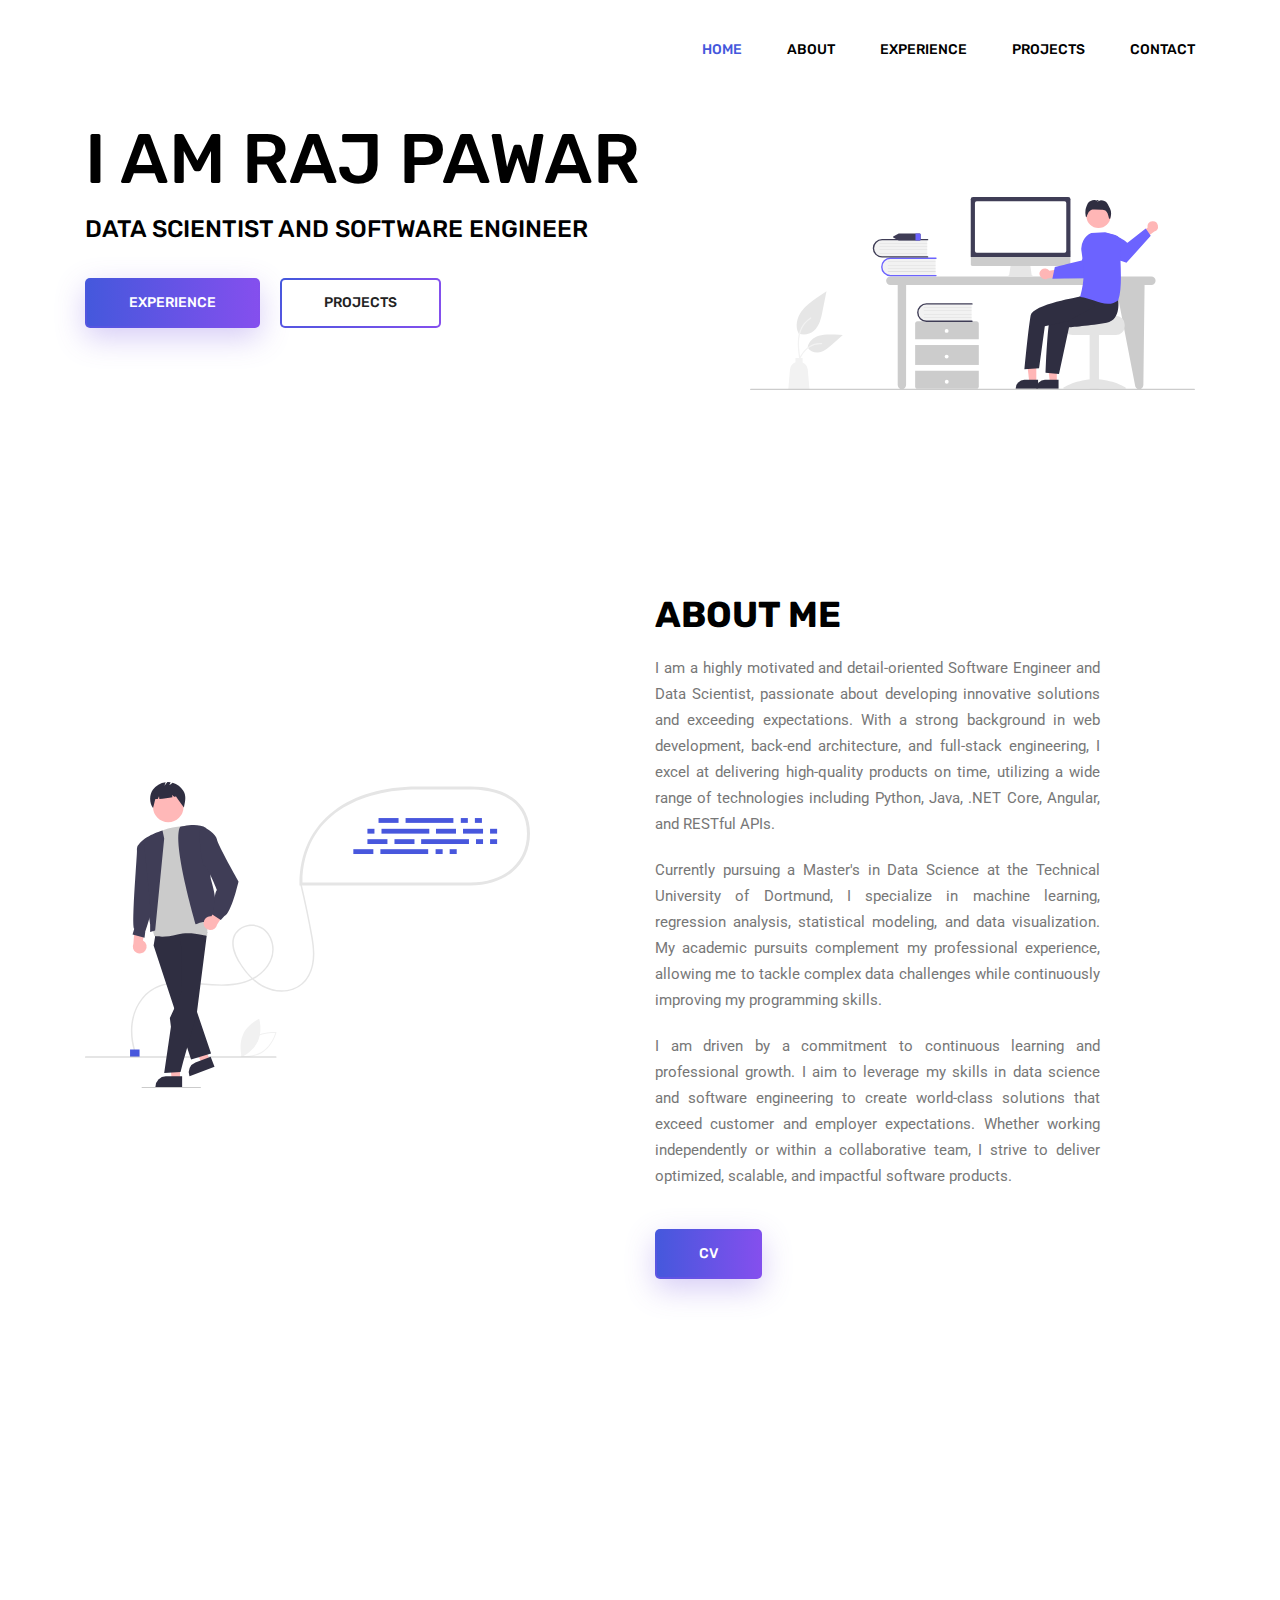
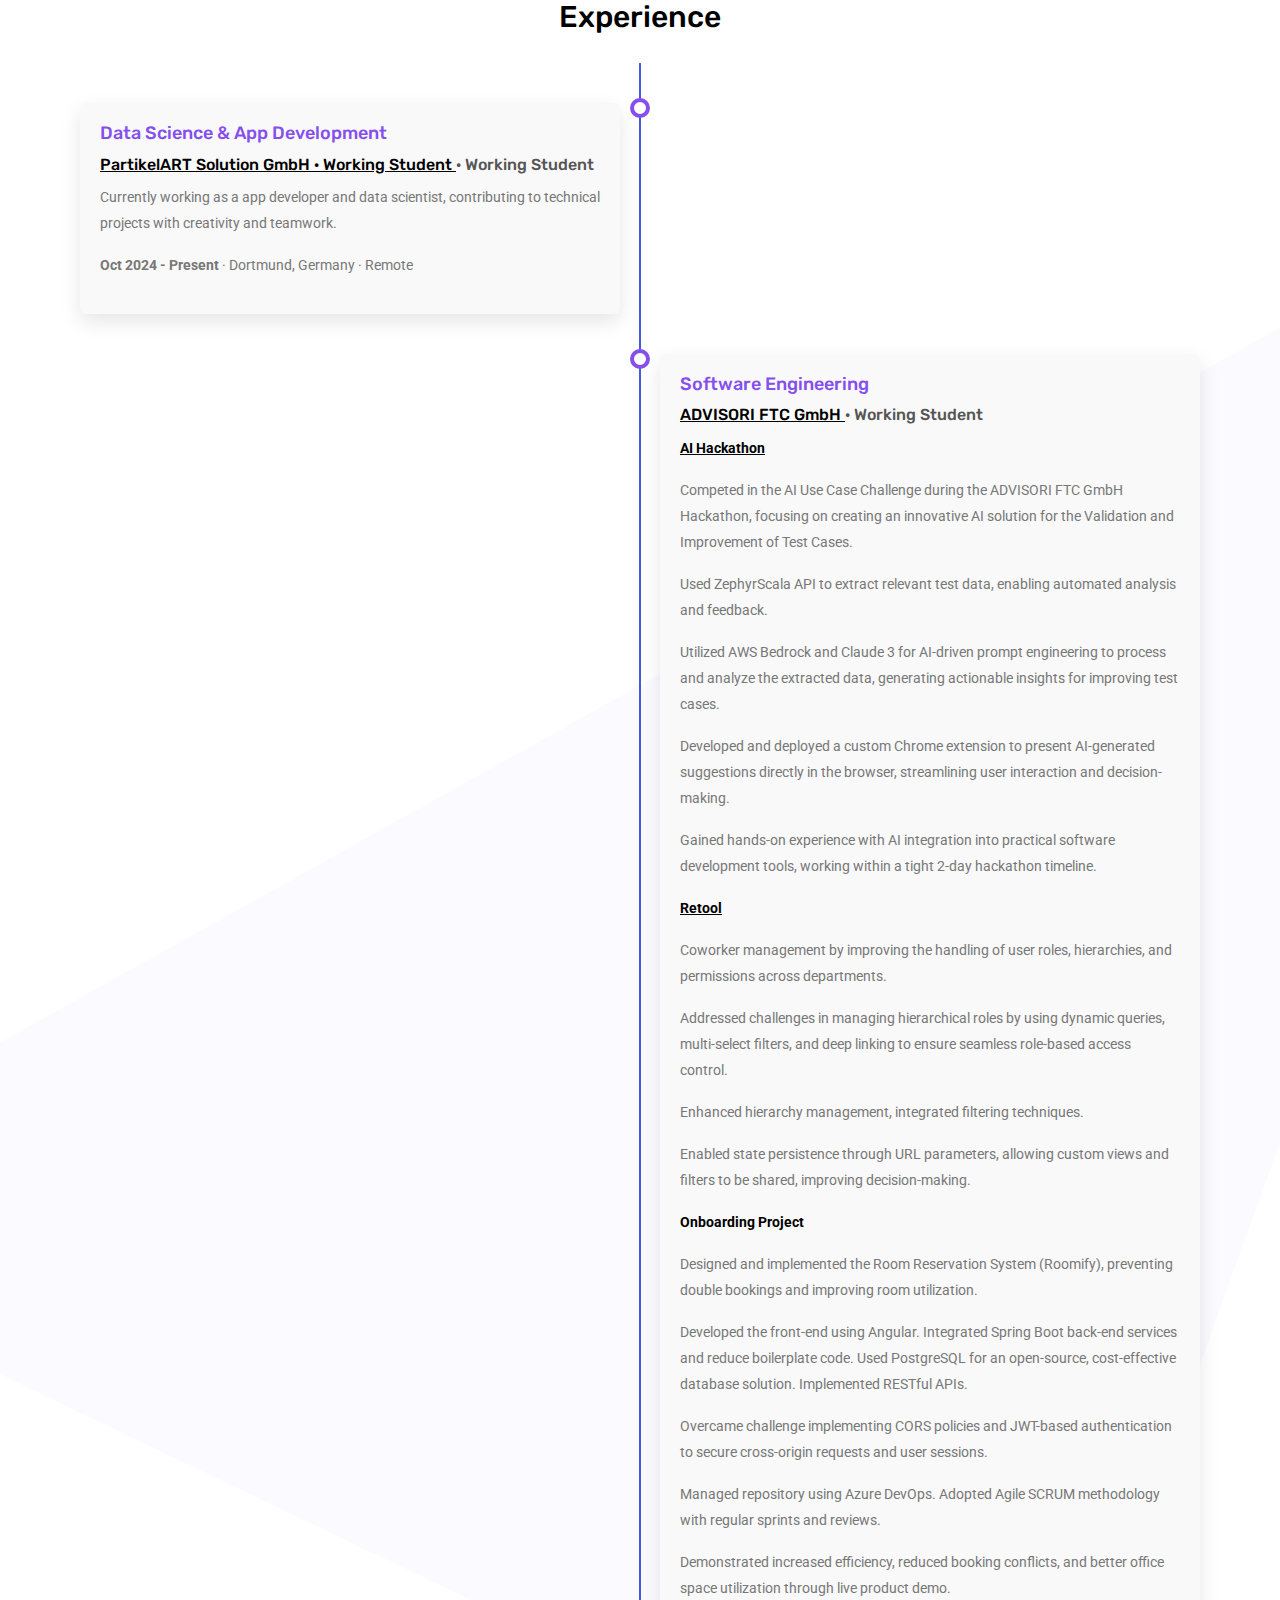
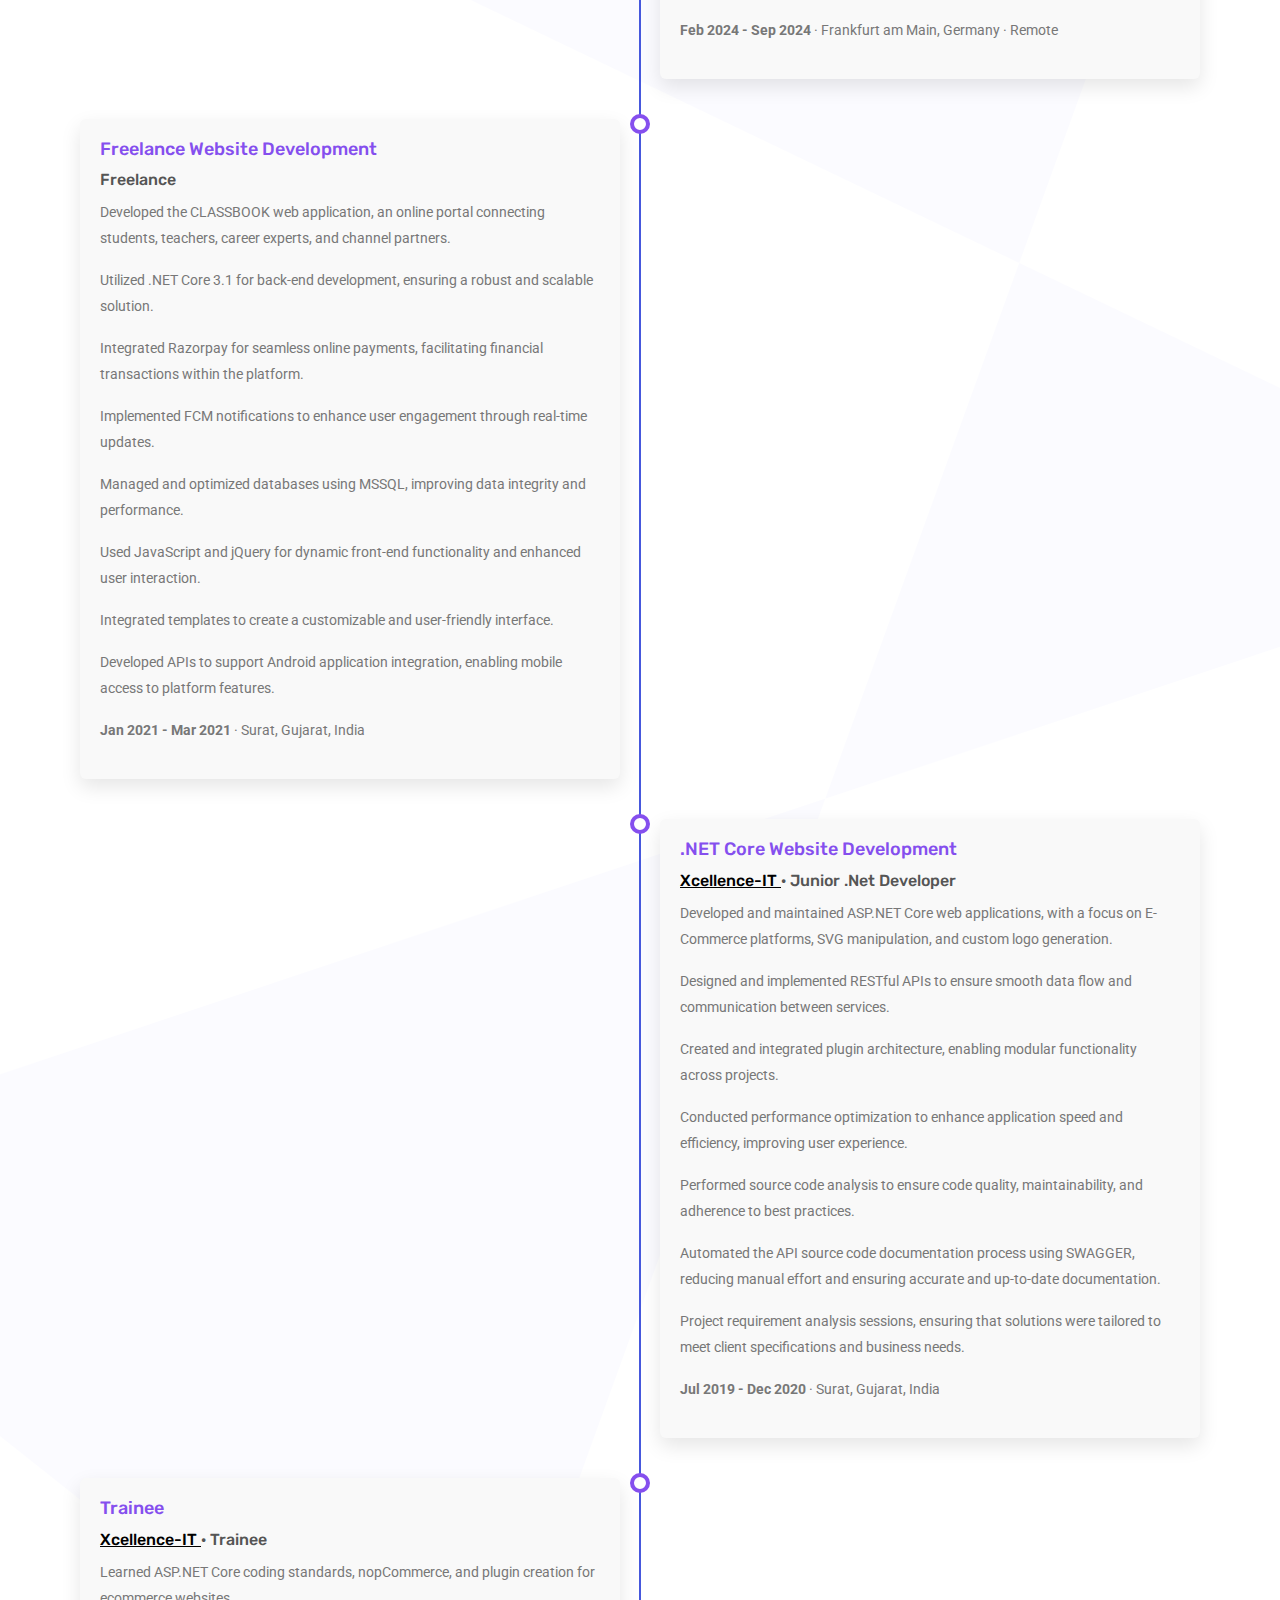
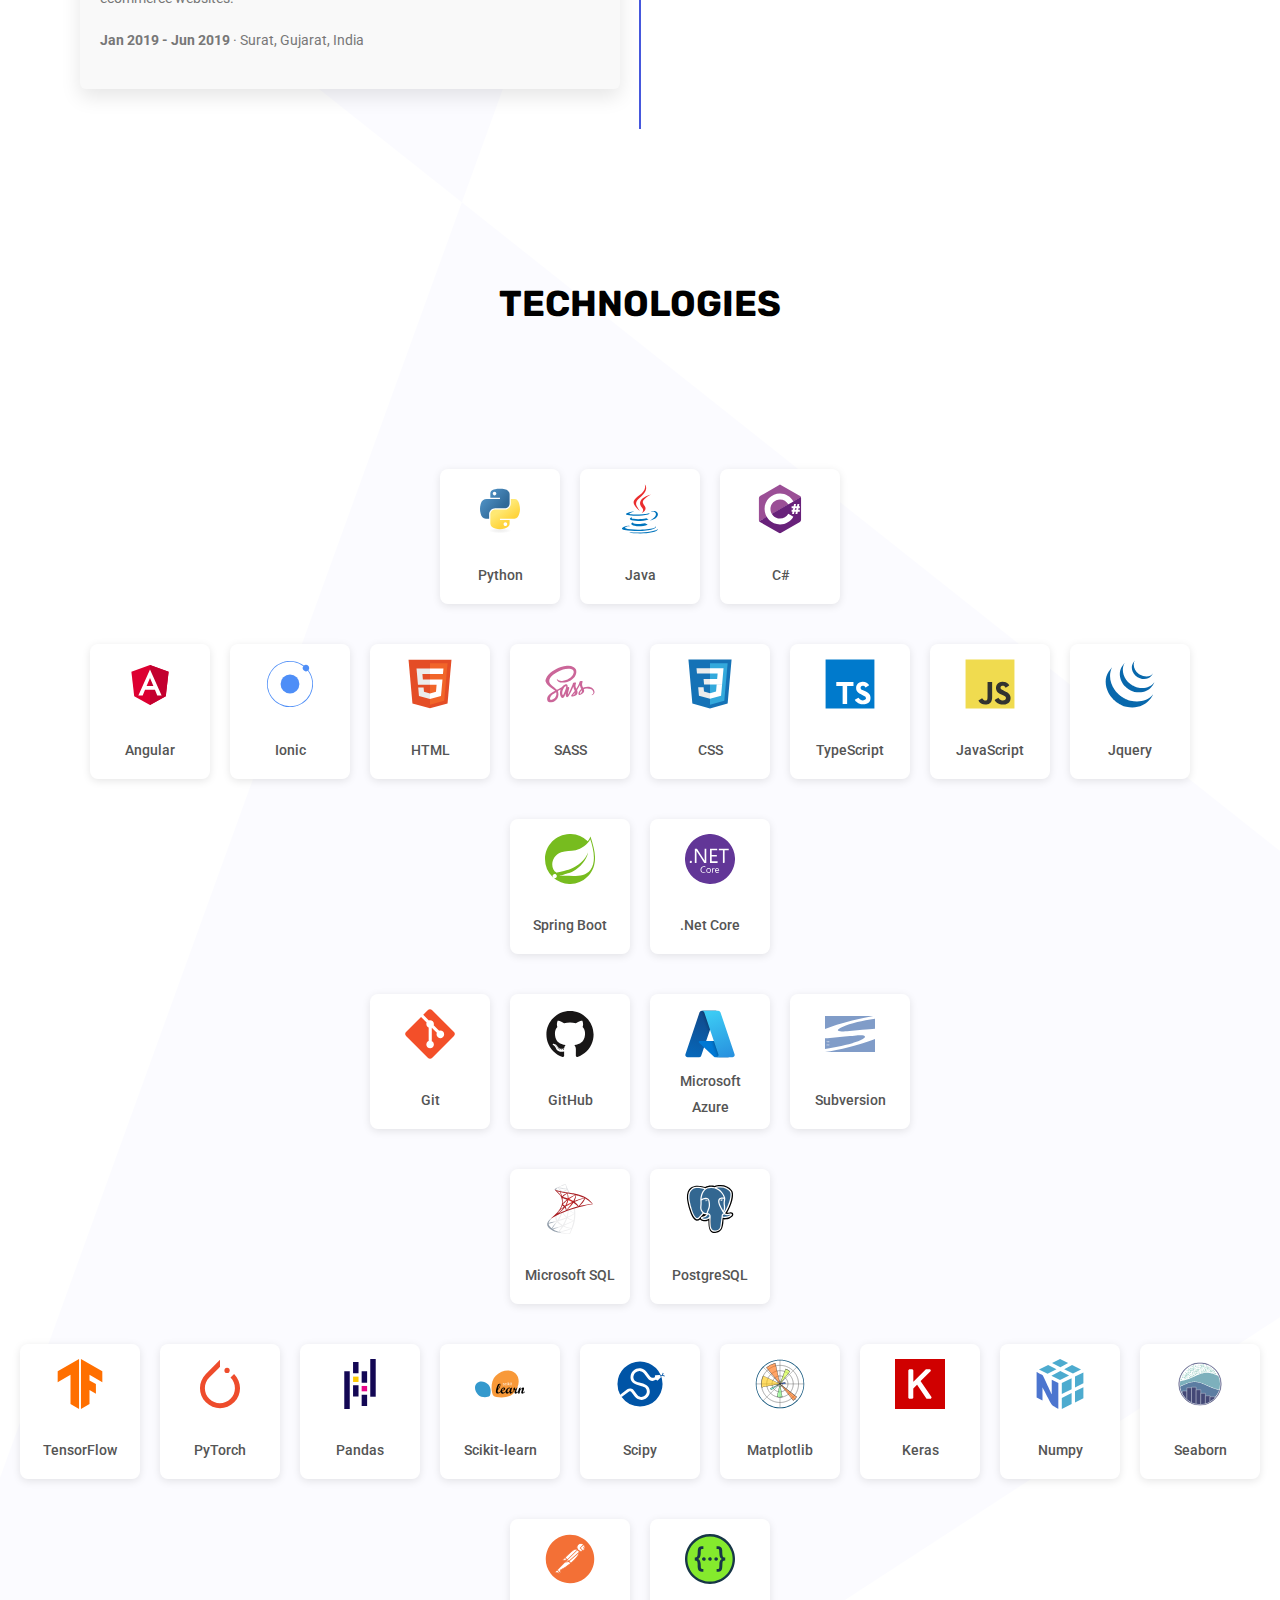
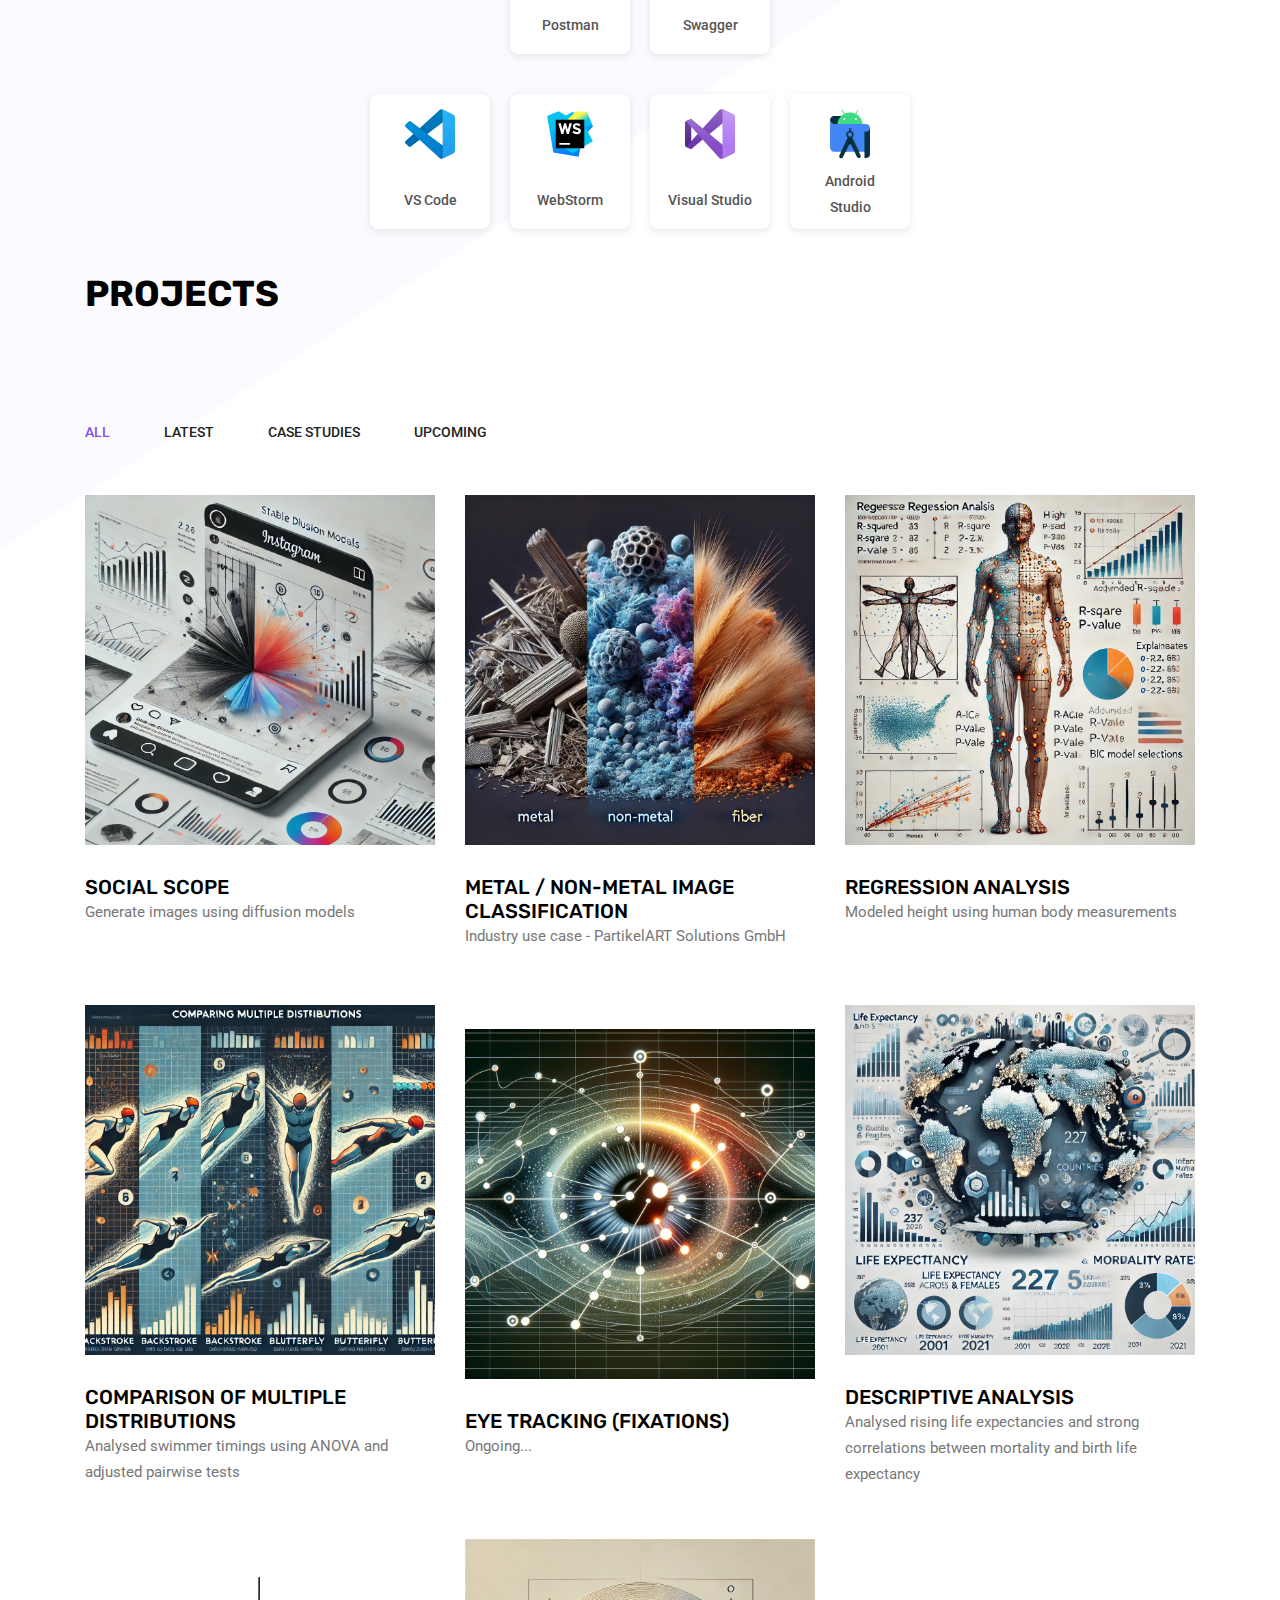
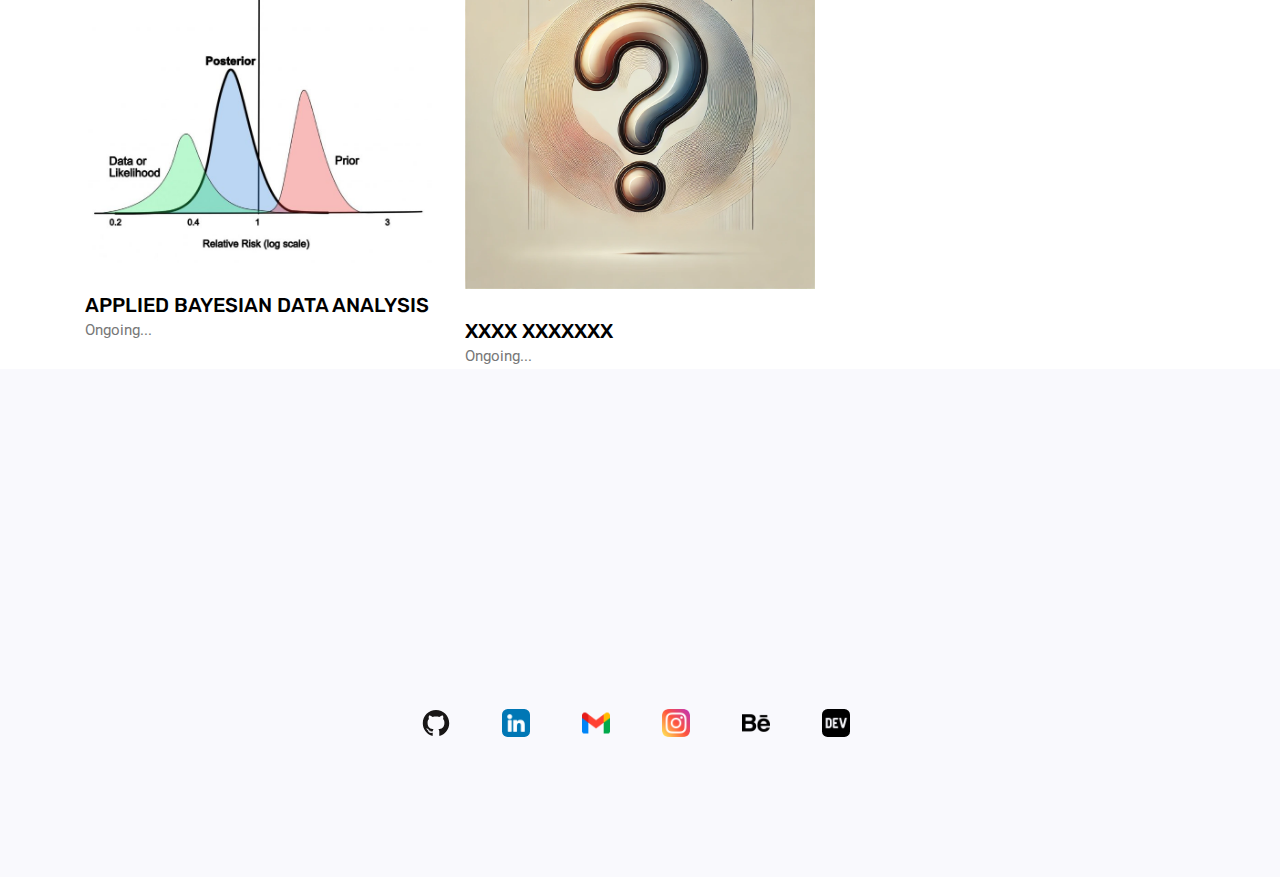
<file: index.html>
<!DOCTYPE html>
<html lang="en">

<head>
	<!-- Required meta tags -->
	<meta charset="utf-8" />
	<meta name="viewport" content="width=device-width, initial-scale=1, shrink-to-fit=no" />
	<link rel="icon" href="favicon/favicon.ico" type="image/png" />
	<title>Raj Portfolio</title>
	<!-- Bootstrap CSS -->
	<link rel="stylesheet" href="css/bootstrap.css" />
	<link rel="stylesheet" href="vendors/linericon/style.css" />
	<link rel="stylesheet" href="css/font-awesome.min.css" />
	<link rel="stylesheet" href="vendors/owl-carousel/owl.carousel.min.css" />
	<link rel="stylesheet" href="css/magnific-popup.css" />
	<link rel="stylesheet" href="vendors/nice-select/css/nice-select.css" />
	<!-- main css -->
	<link rel="stylesheet" href="css/style.css" />
</head>

<body>
	<!--================ Start Header Area =================-->
	<header class="header_area">
		<div class="main_menu">
			<nav class="navbar navbar-expand-lg navbar-light">
				<div class="container">
					<button class="navbar-toggler" type="button" data-toggle="collapse"
						data-target="#navbarSupportedContent" aria-controls="navbarSupportedContent"
						aria-expanded="false" aria-label="Toggle navigation">
						<span class="icon-bar"></span>
						<span class="icon-bar"></span>
						<span class="icon-bar"></span>
					</button>
					<div class="collapse navbar-collapse offset" id="navbarSupportedContent">
						<ul class="nav navbar-nav menu_nav justify-content-end">
							<li class="nav-item active">
								<a class="nav-link" href="index.html">Home</a>
							</li>
							<li class="nav-item">
								<a class="nav-link" href="#about">About</a>
							</li>
							<li class="nav-item">
								<a class="nav-link" href="#experiences">Experience</a>
							</li>
							<li class="nav-item">
								<a class="nav-link" href="#portfolio">Projects</a>
							</li>
							<li class="nav-item">
								<a class="nav-link" href="#footer">Contact</a>
							</li>
						</ul>
					</div>
				</div>
			</nav>
		</div>
	</header>
	<!--================ End Header Area =================-->

	<!--================ Start Home Banner Area =================-->
	<section class="home_banner_area">
		<div class="banner_inner">
			<div class="container">
				<div class="row">
					<div class="col-lg-7">
						<div class="banner_content">
							<h3 class="text-uppercase">Hello</h3>
							<h1 class="text-uppercase">I am Raj Pawar</h1>
							<h5 class="text-uppercase">
								Data Scientist and Software Engineer
							</h5>
							<div class="d-flex align-items-center">
								<a class="primary_btn" href="#experiences"><span>Experience</span></a>
								<a class="primary_btn tr-bg" href="#portfolio"><span>Projects</span></a>
							</div>
						</div>
					</div>
					<div class="col-lg-5">
						<div class="home_right_img">
							<img class="" src="img/banner/home-right3.svg" alt="" />
						</div>
					</div>
				</div>
			</div>
		</div>
	</section>
	<!--================ End Home Banner Area =================-->

	<!--================ Start About Us Area =================-->
	<section id="about" class="about_area section_gap">
		<div class="container">
			<div class="row justify-content-start align-items-center">
				<div class="col-lg-5">
					<div class="about_img">
						<img class="" src="img/about-us1.svg" alt="" width="687" height="631" />
					</div>
				</div>

				<div class="offset-lg-1 col-lg-5">
					<div class="main_title text-left">
						<h2>
							About Me
						</h2>
						<p style="text-align: justify;">
							I am a highly motivated and detail-oriented Software Engineer and Data Scientist, passionate
							about developing innovative solutions and exceeding expectations. With a strong background
							in web development, back-end architecture, and full-stack engineering, I excel at delivering
							high-quality products on time, utilizing a wide range of technologies including Python,
							Java, .NET Core, Angular, and RESTful APIs.
						</p>
						<p style="text-align: justify;">
							Currently pursuing a Master's in Data Science at the Technical University of Dortmund, I
							specialize in machine learning, regression analysis, statistical modeling, and data
							visualization. My academic pursuits complement my professional experience, allowing me to
							tackle complex data challenges while continuously improving my programming skills.
						</p>
						<p style="text-align: justify;">
							I am driven by a commitment to continuous learning and professional growth. I aim to
							leverage my skills in data science and software engineering to create world-class solutions
							that exceed customer and employer expectations. Whether working independently or within a
							collaborative team, I strive to deliver optimized, scalable, and impactful software
							products.
						</p>
						<a class="primary_btn" href="#" id="openModalBtn"><span>CV</span></a>
					</div>
				</div>
			</div>
		</div>
	</section>

	<!-- Modal -->
	<div id="pdfModal" class="modal">
		<div class="modal-content">
			<div class="modal-header">
				<h5>Curriculum Vitae - Raj Pawar</h5>
				<span class="close-btn">&times;</span>
			</div>
			<div class="modal-body">
				<!-- Embed PDF using iframe -->
				<iframe src="assets/cv.pdf"></iframe>
			</div>
		</div>
	</div>
	<!--================ End About Us Area =================-->

	<!--================ Start Experiences Area =================-->

	<section id="experiences" style="margin-bottom: 150px;">
		<h2 style="text-align: center; padding: 20px; margin-top : 100px;">Experience</h2>
		<div class="roadmap-container">

			<!-- Experience 1 -->
			<div class="roadmap-item left">
				<div class="roadmap-content">
					<h3>Data Science & App Development</h3>
					<h4>
						<a href="https://www.partikel-art.de/" style="color: black !important; text-decoration: underline;" target="_blank">
							PartikelART Solution GmbH · Working Student
						</a> · Working Student
					</h4>
					<p>Currently working as a app developer and data scientist, contributing to technical projects with
						creativity and teamwork.</p>
					<p><strong>Oct 2024 - Present</strong> · Dortmund, Germany · Remote</p>
				</div>
			</div>

			<!-- Experience 2 -->
			<div class="roadmap-item right">
				<div class="roadmap-content">
					<h3>Software Engineering</h3>
					<h4>
						<a href="https://www.advisori.de/" style="color: black !important; text-decoration: underline;" target="_blank">
							ADVISORI FTC GmbH
						</a> · Working Student
					</h4>
					<p>
						<strong>
							<a href="https://www.linkedin.com/posts/advisori-ftc-gmbh_advisorihackathon-advisoriftc-softwaretests-activity-7219714135746297857-11hF?utm_source=share&utm_medium=member_desktop" style="color: black !important; text-decoration: underline;" target="_blank">
								AI Hackathon
							</a>
						</strong>
					</p>
					<p>Competed in the AI Use Case Challenge during the ADVISORI FTC GmbH Hackathon, focusing on
						creating an innovative AI solution for the Validation and Improvement of Test Cases.</p>
					<p>Used ZephyrScala API to extract relevant test data, enabling automated analysis and feedback.</p>
					<p>Utilized AWS Bedrock and Claude 3 for AI-driven prompt engineering to process and analyze the
						extracted data, generating actionable insights for improving test cases.</p>
					<p>Developed and deployed a custom Chrome extension to present AI-generated suggestions directly in
						the browser, streamlining user interaction and decision-making.</p>
					<p>Gained hands-on experience with AI integration into practical software development tools, working
						within a tight 2-day hackathon timeline.</p>

					<p>
						<strong>
							<a href="https://retool.com/" style="color: black !important; text-decoration: underline;" target="_blank">
								Retool
							</a>
						</strong>
					</p>
					<p>Coworker management by improving the handling of user roles, hierarchies, and permissions across
						departments.</p>
					<p>Addressed challenges in managing hierarchical roles by using dynamic queries, multi-select
						filters, and deep linking to ensure seamless role-based access control.</p>
					<p>Enhanced hierarchy management, integrated filtering techniques.</p>
					<p>Enabled state persistence through URL parameters, allowing custom views and filters to be shared,
						improving decision-making.</p>

					<p style="color: black !important;"><strong>Onboarding Project</strong></p>
					<p>Designed and implemented the Room Reservation System (Roomify), preventing double bookings and
						improving room utilization.</p>
					<p>Developed the front-end using Angular. Integrated Spring Boot back-end services and reduce
						boilerplate code. Used PostgreSQL for an open-source, cost-effective database solution.
						Implemented RESTful APIs.</p>
					<p>Overcame challenge implementing CORS policies and JWT-based authentication to secure cross-origin
						requests and user sessions.</p>
					<p>Managed repository using Azure DevOps. Adopted Agile SCRUM methodology with regular sprints and
						reviews.</p>
					<p>Demonstrated increased efficiency, reduced booking conflicts, and better office space utilization
						through live product demo.</p>

					<p><strong>Feb 2024 - Sep 2024</strong> · Frankfurt am Main, Germany · Remote</p>
				</div>
			</div>

			<!-- Experience 3 -->
			<div class="roadmap-item left">
				<div class="roadmap-content">
					<h3>Freelance Website Development</h3>
					<h4>Freelance</h4>
					<p>Developed the CLASSBOOK web application, an online portal connecting students, teachers, career
						experts, and channel partners.</p>
					<p>Utilized .NET Core 3.1 for back-end development, ensuring a robust and scalable solution.</p>
					<p>Integrated Razorpay for seamless online payments, facilitating financial transactions within the
						platform.</p>
					<p>Implemented FCM notifications to enhance user engagement through real-time updates.</p>
					<p>Managed and optimized databases using MSSQL, improving data integrity and performance.</p>
					<p>Used JavaScript and jQuery for dynamic front-end functionality and enhanced user interaction.</p>
					<p>Integrated templates to create a customizable and user-friendly interface.</p>
					<p>Developed APIs to support Android application integration, enabling mobile access to platform
						features.</p>
					<p><strong>Jan 2021 - Mar 2021</strong> · Surat, Gujarat, India</p>
				</div>
			</div>

			<!-- Experience 4 -->
			<div class="roadmap-item right">
				<div class="roadmap-content">
					<h3>.NET Core Website Development</h3>
					<h4>
						<a href="https://www.xcellence-it.com/" style="color: black !important; text-decoration: underline;" target="_blank">
							Xcellence-IT
						</a> · Junior .Net Developer
					</h4>					
					<p>Developed and maintained ASP.NET Core web applications, with a focus on E-Commerce platforms, SVG
						manipulation, and custom logo generation.</p>
					<p>Designed and implemented RESTful APIs to ensure smooth data flow and communication between
						services.</p>
					<p>Created and integrated plugin architecture, enabling modular functionality across projects.</p>
					<p>Conducted performance optimization to enhance application speed and efficiency, improving user
						experience.</p>
					<p>Performed source code analysis to ensure code quality, maintainability, and adherence to best
						practices.</p>
					<p>Automated the API source code documentation process using SWAGGER, reducing manual effort and
						ensuring accurate and up-to-date documentation.</p>
					<p>Project requirement analysis sessions, ensuring that solutions were tailored to meet client
						specifications and business needs.</p>
					<p><strong>Jul 2019 - Dec 2020</strong> · Surat, Gujarat, India</p>
				</div>
			</div>

			<!-- Experience 5 -->
			<div class="roadmap-item left">
				<div class="roadmap-content">
					<h3>Trainee</h3>
					<h4>
						<a href="https://www.xcellence-it.com/" style="color: black !important; text-decoration: underline;" target="_blank">
							Xcellence-IT
						</a> · Trainee
					</h4>
					<p>Learned ASP.NET Core coding standards, nopCommerce, and plugin creation for ecommerce websites.
					</p>
					<p><strong>Jan 2019 - Jun 2019</strong> · Surat, Gujarat, India</p>
				</div>
			</div>

		</div>
	</section>

	<!--================ End Experiences Area =================-->

	<!--================ Start Features Area =================-->
	<section class="features_area">
		<div class="container">
			<div class="row justify-content-center">
				<div class="col-lg-8 text-center">
					<div class="main_title">
						<h2>Technologies</h2>
					</div>
				</div>
			</div>
		</div>
	</section>
	<!--================ End Features Area =================-->

	<section class="tech-section">
		<div class="tech-grid">
			<div class="tech-card">
				<a href="https://www.python.org" target="_blank" rel="noreferrer">
					<img src="assets/technologies/python.svg" alt="Python">
				</a>
				<span>Python</span>
			</div>
			<div class="tech-card">
				<a href="https://www.java.com" target="_blank" rel="noreferrer">
					<img src="assets/technologies/java.svg" alt="Java">
				</a>
				<span>Java</span>
			</div>
			<div class="tech-card">
				<a href="https://learn.microsoft.com/en-us/dotnet/csharp/" target="_blank" rel="noreferrer">
					<img src="assets/technologies/csharp.svg" alt="C#">
				</a>
				<span>C#</span>
			</div>
		</div>
	</section>

	<section class="tech-section">
		<div class="tech-grid">
			<div class="tech-card">
				<a href="https://angular.io" target="_blank" rel="noreferrer">
					<img src="assets/technologies/angular.svg" alt="Angular">
				</a>
				<span>Angular</span>
			</div>
			<div class="tech-card">
				<a href="https://ionicframework.com" target="_blank" rel="noreferrer">
					<img src="assets/technologies/ionic.svg" alt="Ionic">
				</a>
				<span>Ionic</span>
			</div>
			<div class="tech-card">
				<a href="https://www.w3.org/html/" target="_blank" rel="noreferrer">
					<img src="assets/technologies/html5.svg" alt="HTML">
				</a>
				<span>HTML</span>
			</div>
			<div class="tech-card">
				<a href="https://sass-lang.com" target="_blank" rel="noreferrer">
					<img src="assets/technologies/sass.svg" alt="SASS">
				</a>
				<span>SASS</span>
			</div>
			<div class="tech-card">
				<a href="https://developer.mozilla.org/en-US/docs/Web/CSS" target="_blank" rel="noreferrer">
					<img src="assets/technologies/css3.svg" alt="CSS">
				</a>
				<span>CSS</span>
			</div>
			<div class="tech-card">
				<a href="https://www.typescriptlang.org/" target="_blank" rel="noreferrer">
					<img src="assets/technologies/typescript.svg" alt="TypeScript">
				</a>
				<span>TypeScript</span>
			</div>
			<div class="tech-card">
				<a href="https://developer.mozilla.org/en-US/docs/Web/JavaScript" target="_blank" rel="noreferrer">
					<img src="assets/technologies/javascript.svg" alt="JavaScript">
				</a>
				<span>JavaScript</span>
			</div>
			<div class="tech-card">
				<a href="https://jquery.com" target="_blank" rel="noreferrer">
					<img src="assets/technologies/jquery.svg" alt="Jquery">
				</a>
				<span>Jquery</span>
			</div>
		</div>
	</section>

	<section class="tech-section">
		<div class="tech-grid">
			<div class="tech-card">
				<a href="https://spring.io/" target="_blank" rel="noreferrer">
					<img src="assets/technologies/spring.svg" alt="Spring Boot">
				</a>
				<span>Spring Boot</span>
			</div>
			<div class="tech-card">
				<a href="https://dotnet.microsoft.com/" target="_blank" rel="noreferrer">
					<img src="assets/technologies/dotnetcore.svg" alt=".Net">
				</a>
				<span>.Net Core</span>
			</div>
		</div>
	</section>

	<section class="tech-section">
		<div class="tech-grid">
			<div class="tech-card">
				<a href="https://git-scm.com/" target="_blank" rel="noreferrer">
					<img src="assets/technologies/git.svg" alt="Git">
				</a>
				<span>Git</span>
			</div>
			<div class="tech-card">
				<a href="https://github.com/r-a-j" target="_blank" rel="noreferrer">
					<img src="assets/technologies/github.svg" alt="GitHub">
				</a>
				<span>GitHub</span>
			</div>
			<div class="tech-card">
				<a href="https://azure.microsoft.com/en-in/" target="_blank" rel="noreferrer">
					<img src="assets/technologies/azure.svg" alt="Microsoft Azure">
				</a>
				<span>Microsoft Azure</span>
			</div>
			<div class="tech-card">
				<a href="https://subversion.apache.org/" target="_blank" rel="noreferrer">
					<img src="assets/technologies/subversion.svg" alt="SVN">
				</a>
				<span>Subversion</span>
			</div>
		</div>
	</section>

	<section class="tech-section">
		<div class="tech-grid">
			<div class="tech-card">
				<a href="https://www.microsoft.com/en-us/sql-server" target="_blank" rel="noreferrer">
					<img src="assets/technologies/microsoftsqlserver.svg" alt="Microsoft SQL">
				</a>
				<span>Microsoft SQL</span>
			</div>
			<div class="tech-card">
				<a href="https://www.postgresql.org/" target="_blank" rel="noreferrer">
					<img src="assets/technologies/postgresql.svg" alt="PostgreSQL">
				</a>
				<span>PostgreSQL</span>
			</div>
		</div>
	</section>

	<section class="tech-section">
		<div class="tech-grid">
			<div class="tech-card">
				<a href="https://www.tensorflow.org" target="_blank" rel="noreferrer">
					<img src="assets/technologies/tensorflow.svg" alt="TensorFlow">
				</a>
				<span>TensorFlow</span>
			</div>
			<div class="tech-card">
				<a href="https://pytorch.org/" target="_blank" rel="noreferrer">
					<img src="assets/technologies/pytorch.svg" alt="PyTorch">
				</a>
				<span>PyTorch</span>
			</div>
			<div class="tech-card">
				<a href="https://pandas.pydata.org/" target="_blank" rel="noreferrer">
					<img src="assets/technologies/pandas.svg" alt="Pandas">
				</a>
				<span>Pandas</span>
			</div>
			<div class="tech-card">
				<a href="https://scikit-learn.org/" target="_blank" rel="noreferrer">
					<img src="assets/technologies/scikitlearn.svg" alt="Scikit-learn">
				</a>
				<span>Scikit-learn</span>
			</div>
			<div class="tech-card">
				<a href="https://scipy.org/" target="_blank" rel="noreferrer">
					<img src="assets/technologies/scipy.svg" alt="Scipy">
				</a>
				<span>Scipy</span>
			</div>
			<div class="tech-card">
				<a href="https://matplotlib.org/" target="_blank" rel="noreferrer">
					<img src="assets/technologies/matplotlib.svg" alt="Matplotlib">
				</a>
				<span>Matplotlib</span>
			</div>
			<div class="tech-card">
				<a href="https://keras.io/" target="_blank" rel="noreferrer">
					<img src="assets/technologies/keras.svg" alt="Keras">
				</a>
				<span>Keras</span>
			</div>
			<div class="tech-card">
				<a href="https://numpy.org/" target="_blank" rel="noreferrer">
					<img src="assets/technologies/numpy.svg" alt="Numpy">
				</a>
				<span>Numpy</span>
			</div>
			<div class="tech-card">
				<a href="https://seaborn.pydata.org/" target="_blank" rel="noreferrer">
					<img src="assets/technologies/seaborn.svg" alt="Seaborn">
				</a>
				<span>Seaborn</span>
			</div>
		</div>
	</section>

	<section class="tech-section">
		<div class="tech-grid">
			<div class="tech-card">
				<a href="https://www.postman.com" target="_blank" rel="noreferrer">
					<img src="assets/technologies/postman.svg" alt="Postman">
				</a>
				<span>Postman</span>
			</div>
			<div class="tech-card">
				<a href="https://swagger.io/" target="_blank" rel="noreferrer">
					<img src="assets/technologies/swagger.svg" alt="Swagger">
				</a>
				<span>Swagger</span>
			</div>
		</div>
	</section>

	<section class="tech-section">
		<div class="tech-grid">
			<div class="tech-card">
				<a href="https://code.visualstudio.com/" target="_blank" rel="noreferrer">
					<img src="assets/technologies/vscode.svg" alt="VS Code">
				</a>
				<span>VS Code</span>
			</div>
			<div class="tech-card">
				<a href="https://www.jetbrains.com/webstorm" target="_blank" rel="noreferrer">
					<img src="assets/technologies/webstorm.svg" alt="WebStorm">
				</a>
				<span>WebStorm</span>
			</div>
			<div class="tech-card">
				<a href="https://visualstudio.microsoft.com/" target="_blank" rel="noreferrer">
					<img src="assets/technologies/visualstudio.svg" alt="Visual Studio">
				</a>
				<span>Visual Studio</span>
			</div>
			<div class="tech-card">
				<a href="https://developer.android.com/studio" target="_blank" rel="noreferrer">
					<img src="assets/technologies/androidstudio.svg" alt="Android Studio">
				</a>
				<span>Android Studio</span>
			</div>
		</div>
	</section>



	<!--================Start Portfolio Area =================-->
	<section class="portfolio_area" id="portfolio">
		<div class="container">
			<div class="row">
				<div class="col-lg-12">
					<div class="main_title text-left">
						<h2>Projects</h2>
					</div>
				</div>
			</div>
			<div class="filters portfolio-filter">
				<ul>
					<li class="active" data-filter="*">All</li>
					<li data-filter=".latest">Latest</li>
					<li data-filter=".case-studies">Case Studies</li>
					<li data-filter=".upcoming">Upcoming</li>
				</ul>
			</div>

			<div class="filters-content">
				<div class="row portfolio-grid justify-content-center">
					
					<div class="col-lg-4 col-md-6 all latest">
						<div class="portfolio_box">
							<div class="single_portfolio">								
								<a href="https://github.com/r-a-j/Social-Scope" target="_blank">
									<div class="overlay"></div>
									<img class="img-fluid w-100" src="img/portfolio/social-scope/social-scope-2.webp" alt="" />
								</a>
							</div>
							<div class="short_info">
								<h4>
									<a href="https://github.com/r-a-j/Social-Scope" target="_blank">
										Social Scope
									</a>
								</h4>
								<p>Generate images using diffusion models</p>
							</div>
						</div>
					</div>

					<div class="col-lg-4 col-md-6 all latest">
						<div class="portfolio_box">
							<div class="single_portfolio">								
								<a href="https://github.com/r-a-j/IDS-Image-Classification" target="_blank">
									<div class="overlay"></div>
									<img class="img-fluid w-100" src="img/portfolio/met-nmet-classifier/met-nmet-classifier-2.webp" alt="" />
								</a>
							</div>
							<div class="short_info">
								<h4>
									<a href="https://github.com/r-a-j/IDS-Image-Classification" target="_blank">
										Metal / Non-metal Image Classification
									</a>
								</h4>
								<p>Industry use case - PartikelART Solutions GmbH</p>
							</div>
						</div>
					</div>

					<div class="col-lg-4 col-md-6 all case-studies">
						<div class="portfolio_box">
							<div class="single_portfolio">								
								<a href="https://github.com/r-a-j/Regression-Analysis" target="_blank">
									<div class="overlay"></div>
									<img class="img-fluid w-100" src="img/portfolio/regression-analysis/regression-analysis.webp" alt="" />
								</a>
							</div>
							<div class="short_info">
								<h4>
									<a href="https://github.com/r-a-j/Regression-Analysis" target="_blank">
										Regression Analysis
									</a>
								</h4>
								<p>Modeled height using human body measurements</p>
							</div>
						</div>
					</div>
					
					<div class="col-lg-4 col-md-6 all case-studies">
						<div class="portfolio_box">
							<div class="single_portfolio">								
								<a href="https://github.com/r-a-j/Comparison-of-multiple-distributions" target="_blank">
									<div class="overlay"></div>
									<img class="img-fluid w-100" src="img/portfolio/comparing multiple distributions/comparing-multiple-distributions.webp" alt="" />
								</a>
							</div>
							<div class="short_info">
								<h4>
									<a href="https://github.com/r-a-j/Comparison-of-multiple-distributions" target="_blank">
										Comparison of Multiple distributions
									</a>
								</h4>
								<p>Analysed swimmer timings using ANOVA and adjusted pairwise tests</p>
							</div>
						</div>
					</div>

					<div class="col-lg-4 col-md-6 all case-studies">
						<div class="portfolio_box">
							<div class="single_portfolio">								
								<a href="https://github.com/r-a-j/Descriptive-Analysis" target="_blank">
									<div class="overlay"></div>
									<img class="img-fluid w-100" src="img/portfolio/descriptive-analysis/descriptive-analysis.webp" alt="" />
								</a>
							</div>
							<div class="short_info">
								<h4>
									<a href="https://github.com/r-a-j/Descriptive-Analysis" target="_blank">
										Descriptive Analysis
									</a>
								</h4>
								<p>Analysed rising life expectancies and strong correlations between mortality and birth life expectancy</p>
							</div>
						</div>
					</div>

					<div class="col-lg-4 col-md-6 all upcoming">
						<div class="portfolio_box">
							<div class="single_portfolio">								
								<a href="https://github.com/r-a-j/Eye-Tracking-Fixations" target="_blank">
									<div class="overlay"></div>
									<img class="img-fluid w-100" src="img/portfolio/eye-tracking/eye-tracking.webp" alt="" />
								</a>
							</div>
							<div class="short_info">
								<h4>
									<a href="https://github.com/r-a-j/Eye-Tracking-Fixations" target="_blank">
										Eye Tracking (fixations)
									</a>
								</h4>
								<p>Ongoing...</p>
							</div>
						</div>
					</div>

					<div class="col-lg-4 col-md-6 all upcoming">
						<div class="portfolio_box">
							<div class="single_portfolio">								
								<a href="javascript:void(0)" target="_blank">
									<div class="overlay"></div>
									<img class="img-fluid w-100" src="img/portfolio/unspecified.webp" alt="" />
								</a>
							</div>
							<div class="short_info">
								<h4>
									<a href="portfolio-details.html">
										XXXX XXXXXXX
									</a>
								</h4>
								<p>Ongoing...</p>
							</div>
						</div>
					</div>

					<div class="col-lg-4 col-md-6 all upcoming">
						<div class="portfolio_box">
							<div class="single_portfolio">								
								<a href="https://github.com/r-a-j/Applied-Bayesian-Data-Analysis" target="_blank">
									<div class="overlay"></div>
									<img class="img-fluid w-100" src="img/portfolio/applied-bayesian-data-analysis/applied-bayesian-data-analysis.jpg" alt="" />
								</a>
							</div>
							<div class="short_info">
								<h4>
									<a href="https://github.com/r-a-j/Applied-Bayesian-Data-Analysis" target="_blank">
										Applied Bayesian Data Analysis
									</a>
								</h4>
								<p>Ongoing...</p>
							</div>
						</div>
					</div>
					
				</div>
			</div>
		</div>
	</section>
	<!--================End Portfolio Area =================-->

	<!--================Footer Area =================-->
	<footer class="footer_area" id="footer">
		<div class="container">
			<div class="row justify-content-center">

				<div class="footer_top flex-column">
					<div class="footer_social">
						<a href="https://github.com/r-a-j" target="_blank">
							<img src="assets/technologies/github.svg" alt="GitHub" />
						</a>
						<a href="https://www.linkedin.com/in/rajpawar/" target="_blank">
							<img src="img/social/linkedin.png" alt="LinkedIn" />
						</a>
						<a href="#" id="gmail-link">
							<img src="img/social/gmail.png" alt="Gmail" />
						</a>
						<a href="https://www.instagram.com/raj.pwr/" target="_blank">
							<img src="img/social/instagram.png" alt="Instagram" />
						</a>
						<a href="https://www.behance.net/rajpawar" target="_blank">
							<img src="img/social/behance.png" alt="Behance" />
						</a>
						<a href="https://dev.to/rajpawar" target="_blank">
							<img src="img/social/dev.png" alt="Dev.to" />
						</a>
					</div>
				</div>

			</div>
		</div>
	</footer>
	<!--================End Footer Area =================-->

	<!-- Optional JavaScript -->
	<!-- jQuery first, then Popper.js, then Bootstrap JS -->
	<script src="js/jquery-3.2.1.min.js"></script>
	<script src="js/popper.js"></script>
	<script src="js/bootstrap.min.js"></script>
	<script src="js/stellar.js"></script>
	<script src="js/jquery.magnific-popup.min.js"></script>
	<script src="vendors/nice-select/js/jquery.nice-select.min.js"></script>
	<script src="vendors/isotope/imagesloaded.pkgd.min.js"></script>
	<script src="vendors/isotope/isotope-min.js"></script>
	<script src="vendors/owl-carousel/owl.carousel.min.js"></script>
	<script src="js/jquery.ajaxchimp.min.js"></script>
	<script src="js/theme.js"></script>
	<script src="js/custom.js"></script>
</body>

</html>
</file>
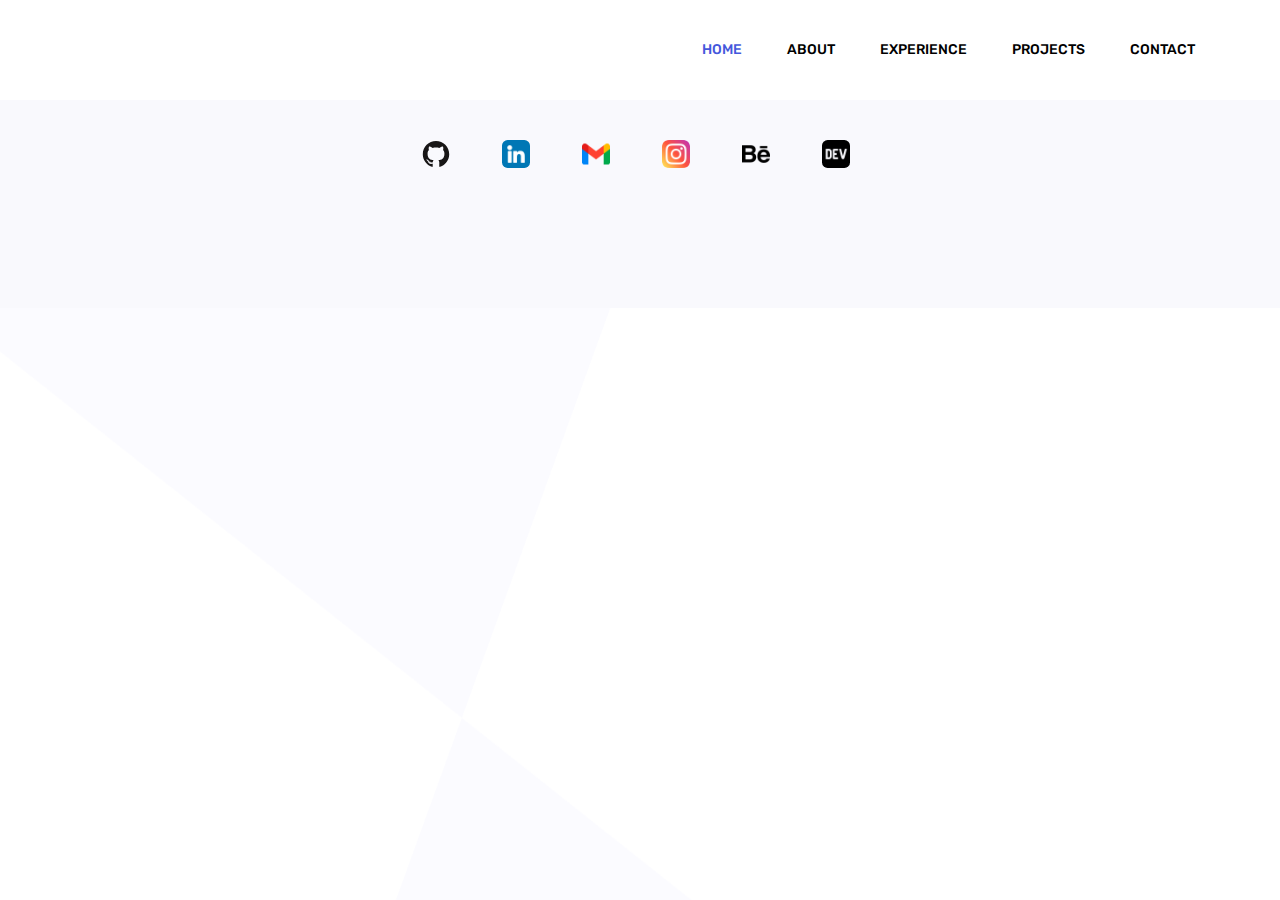
<file: portfolio.html>
<!DOCTYPE html>
<html lang="en">

<head>
	<!-- Required meta tags -->
	<meta charset="utf-8" />
	<meta name="viewport" content="width=device-width, initial-scale=1, shrink-to-fit=no" />
	<link rel="icon" href="img/favicon.png" type="image/png" />
	<title>Raj Portfolio</title>
	<!-- Bootstrap CSS -->
	<link rel="stylesheet" href="css/bootstrap.css" />
	<link rel="stylesheet" href="vendors/linericon/style.css" />
	<link rel="stylesheet" href="css/font-awesome.min.css" />
	<link rel="stylesheet" href="vendors/owl-carousel/owl.carousel.min.css" />
	<link rel="stylesheet" href="css/magnific-popup.css" />
	<link rel="stylesheet" href="vendors/nice-select/css/nice-select.css" />
	<!-- main css -->
	<link rel="stylesheet" href="css/style.css" />
</head>

<body>
	<!--================ Start Header Area =================-->
	<header class="header_area">
		<div class="main_menu">
			<nav class="navbar navbar-expand-lg navbar-light">
				<div class="container">
					<button class="navbar-toggler" type="button" data-toggle="collapse"
						data-target="#navbarSupportedContent" aria-controls="navbarSupportedContent"
						aria-expanded="false" aria-label="Toggle navigation">
						<span class="icon-bar"></span>
						<span class="icon-bar"></span>
						<span class="icon-bar"></span>
					</button>
					<div class="collapse navbar-collapse offset" id="navbarSupportedContent">
						<ul class="nav navbar-nav menu_nav justify-content-end">
							<li class="nav-item active">
								<a class="nav-link" href="index.html">Home</a>
							</li>
							<li class="nav-item">
								<a class="nav-link" href="#about">About</a>
							</li>
							<li class="nav-item">
								<a class="nav-link" href="#experiences">Experience</a>
							</li>
							<li class="nav-item">
								<a class="nav-link" href="#portfolio">Projects</a>
							</li>
							<li class="nav-item">
								<a class="nav-link" href="#footer">Contact</a>
							</li>
						</ul>
					</div>
				</div>
			</nav>
		</div>
	</header>
	<!--================ End Header Area =================-->

	

	<!--================Footer Area =================-->
	<footer class="footer_area" id="footer">
		<div class="container">
			<div class="row justify-content-center">

				<div class="footer_top flex-column">
					<div class="footer_social">
						<a href="https://github.com/r-a-j" target="_blank">
							<img src="assets/technologies/github.svg" alt="GitHub" />
						</a>
						<a href="https://www.linkedin.com/in/rajpawar/" target="_blank">
							<img src="img/social/linkedin.png" alt="LinkedIn" />
						</a>
						<a href="#" id="gmail-link">
							<img src="img/social/gmail.png" alt="Gmail" />
						</a>
						<a href="https://www.instagram.com/raj.pwr/" target="_blank">
							<img src="img/social/instagram.png" alt="Instagram" />
						</a>
						<a href="https://www.behance.net/rajpawar" target="_blank">
							<img src="img/social/behance.png" alt="Behance" />
						</a>
						<a href="https://dev.to/rajpawar" target="_blank">
							<img src="img/social/dev.png" alt="Dev.to" />
						</a>
					</div>
				</div>

			</div>
		</div>
	</footer>
	<!--================End Footer Area =================-->

	<!-- Optional JavaScript -->
	<!-- jQuery first, then Popper.js, then Bootstrap JS -->
	<script src="js/jquery-3.2.1.min.js"></script>
	<script src="js/popper.js"></script>
	<script src="js/bootstrap.min.js"></script>
	<script src="js/stellar.js"></script>
	<script src="js/jquery.magnific-popup.min.js"></script>
	<script src="vendors/nice-select/js/jquery.nice-select.min.js"></script>
	<script src="vendors/isotope/imagesloaded.pkgd.min.js"></script>
	<script src="vendors/isotope/isotope-min.js"></script>
	<script src="vendors/owl-carousel/owl.carousel.min.js"></script>
	<script src="js/jquery.ajaxchimp.min.js"></script>
	<script src="js/theme.js"></script>
	<script src="js/custom.js"></script>
</body>

</html>
</file>
<file: vendors/linericon/style.css>
@font-face {
	font-family: 'Linearicons-Free';
	src:url('fonts/Linearicons-Free.eot?w118d');
	src:url('fonts/Linearicons-Free.eot?#iefixw118d') format('embedded-opentype'),
		url('fonts/Linearicons-Free.woff2?w118d') format('woff2'),
		url('fonts/Linearicons-Free.woff?w118d') format('woff'),
		url('fonts/Linearicons-Free.ttf?w118d') format('truetype'),
		url('fonts/Linearicons-Free.svg?w118d#Linearicons-Free') format('svg');
	font-weight: normal;
	font-style: normal;
}

.lnr {
	font-family: 'Linearicons-Free';
	speak: none;
	font-style: normal;
	font-weight: normal;
	font-variant: normal;
	text-transform: none;
	line-height: 1;

	/* Better Font Rendering =========== */
	-webkit-font-smoothing: antialiased;
	-moz-osx-font-smoothing: grayscale;
}

.lnr-home:before {
	content: "\e800";
}
.lnr-apartment:before {
	content: "\e801";
}
.lnr-pencil:before {
	content: "\e802";
}
.lnr-magic-wand:before {
	content: "\e803";
}
.lnr-drop:before {
	content: "\e804";
}
.lnr-lighter:before {
	content: "\e805";
}
.lnr-poop:before {
	content: "\e806";
}
.lnr-sun:before {
	content: "\e807";
}
.lnr-moon:before {
	content: "\e808";
}
.lnr-cloud:before {
	content: "\e809";
}
.lnr-cloud-upload:before {
	content: "\e80a";
}
.lnr-cloud-download:before {
	content: "\e80b";
}
.lnr-cloud-sync:before {
	content: "\e80c";
}
.lnr-cloud-check:before {
	content: "\e80d";
}
.lnr-database:before {
	content: "\e80e";
}
.lnr-lock:before {
	content: "\e80f";
}
.lnr-cog:before {
	content: "\e810";
}
.lnr-trash:before {
	content: "\e811";
}
.lnr-dice:before {
	content: "\e812";
}
.lnr-heart:before {
	content: "\e813";
}
.lnr-star:before {
	content: "\e814";
}
.lnr-star-half:before {
	content: "\e815";
}
.lnr-star-empty:before {
	content: "\e816";
}
.lnr-flag:before {
	content: "\e817";
}
.lnr-envelope:before {
	content: "\e818";
}
.lnr-paperclip:before {
	content: "\e819";
}
.lnr-inbox:before {
	content: "\e81a";
}
.lnr-eye:before {
	content: "\e81b";
}
.lnr-printer:before {
	content: "\e81c";
}
.lnr-file-empty:before {
	content: "\e81d";
}
.lnr-file-add:before {
	content: "\e81e";
}
.lnr-enter:before {
	content: "\e81f";
}
.lnr-exit:before {
	content: "\e820";
}
.lnr-graduation-hat:before {
	content: "\e821";
}
.lnr-license:before {
	content: "\e822";
}
.lnr-music-note:before {
	content: "\e823";
}
.lnr-film-play:before {
	content: "\e824";
}
.lnr-camera-video:before {
	content: "\e825";
}
.lnr-camera:before {
	content: "\e826";
}
.lnr-picture:before {
	content: "\e827";
}
.lnr-book:before {
	content: "\e828";
}
.lnr-bookmark:before {
	content: "\e829";
}
.lnr-user:before {
	content: "\e82a";
}
.lnr-users:before {
	content: "\e82b";
}
.lnr-shirt:before {
	content: "\e82c";
}
.lnr-store:before {
	content: "\e82d";
}
.lnr-cart:before {
	content: "\e82e";
}
.lnr-tag:before {
	content: "\e82f";
}
.lnr-phone-handset:before {
	content: "\e830";
}
.lnr-phone:before {
	content: "\e831";
}
.lnr-pushpin:before {
	content: "\e832";
}
.lnr-map-marker:before {
	content: "\e833";
}
.lnr-map:before {
	content: "\e834";
}
.lnr-location:before {
	content: "\e835";
}
.lnr-calendar-full:before {
	content: "\e836";
}
.lnr-keyboard:before {
	content: "\e837";
}
.lnr-spell-check:before {
	content: "\e838";
}
.lnr-screen:before {
	content: "\e839";
}
.lnr-smartphone:before {
	content: "\e83a";
}
.lnr-tablet:before {
	content: "\e83b";
}
.lnr-laptop:before {
	content: "\e83c";
}
.lnr-laptop-phone:before {
	content: "\e83d";
}
.lnr-power-switch:before {
	content: "\e83e";
}
.lnr-bubble:before {
	content: "\e83f";
}
.lnr-heart-pulse:before {
	content: "\e840";
}
.lnr-construction:before {
	content: "\e841";
}
.lnr-pie-chart:before {
	content: "\e842";
}
.lnr-chart-bars:before {
	content: "\e843";
}
.lnr-gift:before {
	content: "\e844";
}
.lnr-diamond:before {
	content: "\e845";
}
.lnr-linearicons:before {
	content: "\e846";
}
.lnr-dinner:before {
	content: "\e847";
}
.lnr-coffee-cup:before {
	content: "\e848";
}
.lnr-leaf:before {
	content: "\e849";
}
.lnr-paw:before {
	content: "\e84a";
}
.lnr-rocket:before {
	content: "\e84b";
}
.lnr-briefcase:before {
	content: "\e84c";
}
.lnr-bus:before {
	content: "\e84d";
}
.lnr-car:before {
	content: "\e84e";
}
.lnr-train:before {
	content: "\e84f";
}
.lnr-bicycle:before {
	content: "\e850";
}
.lnr-wheelchair:before {
	content: "\e851";
}
.lnr-select:before {
	content: "\e852";
}
.lnr-earth:before {
	content: "\e853";
}
.lnr-smile:before {
	content: "\e854";
}
.lnr-sad:before {
	content: "\e855";
}
.lnr-neutral:before {
	content: "\e856";
}
.lnr-mustache:before {
	content: "\e857";
}
.lnr-alarm:before {
	content: "\e858";
}
.lnr-bullhorn:before {
	content: "\e859";
}
.lnr-volume-high:before {
	content: "\e85a";
}
.lnr-volume-medium:before {
	content: "\e85b";
}
.lnr-volume-low:before {
	content: "\e85c";
}
.lnr-volume:before {
	content: "\e85d";
}
.lnr-mic:before {
	content: "\e85e";
}
.lnr-hourglass:before {
	content: "\e85f";
}
.lnr-undo:before {
	content: "\e860";
}
.lnr-redo:before {
	content: "\e861";
}
.lnr-sync:before {
	content: "\e862";
}
.lnr-history:before {
	content: "\e863";
}
.lnr-clock:before {
	content: "\e864";
}
.lnr-download:before {
	content: "\e865";
}
.lnr-upload:before {
	content: "\e866";
}
.lnr-enter-down:before {
	content: "\e867";
}
.lnr-exit-up:before {
	content: "\e868";
}
.lnr-bug:before {
	content: "\e869";
}
.lnr-code:before {
	content: "\e86a";
}
.lnr-link:before {
	content: "\e86b";
}
.lnr-unlink:before {
	content: "\e86c";
}
.lnr-thumbs-up:before {
	content: "\e86d";
}
.lnr-thumbs-down:before {
	content: "\e86e";
}
.lnr-magnifier:before {
	content: "\e86f";
}
.lnr-cross:before {
	content: "\e870";
}
.lnr-menu:before {
	content: "\e871";
}
.lnr-list:before {
	content: "\e872";
}
.lnr-chevron-up:before {
	content: "\e873";
}
.lnr-chevron-down:before {
	content: "\e874";
}
.lnr-chevron-left:before {
	content: "\e875";
}
.lnr-chevron-right:before {
	content: "\e876";
}
.lnr-arrow-up:before {
	content: "\e877";
}
.lnr-arrow-down:before {
	content: "\e878";
}
.lnr-arrow-left:before {
	content: "\e879";
}
.lnr-arrow-right:before {
	content: "\e87a";
}
.lnr-move:before {
	content: "\e87b";
}
.lnr-warning:before {
	content: "\e87c";
}
.lnr-question-circle:before {
	content: "\e87d";
}
.lnr-menu-circle:before {
	content: "\e87e";
}
.lnr-checkmark-circle:before {
	content: "\e87f";
}
.lnr-cross-circle:before {
	content: "\e880";
}
.lnr-plus-circle:before {
	content: "\e881";
}
.lnr-circle-minus:before {
	content: "\e882";
}
.lnr-arrow-up-circle:before {
	content: "\e883";
}
.lnr-arrow-down-circle:before {
	content: "\e884";
}
.lnr-arrow-left-circle:before {
	content: "\e885";
}
.lnr-arrow-right-circle:before {
	content: "\e886";
}
.lnr-chevron-up-circle:before {
	content: "\e887";
}
.lnr-chevron-down-circle:before {
	content: "\e888";
}
.lnr-chevron-left-circle:before {
	content: "\e889";
}
.lnr-chevron-right-circle:before {
	content: "\e88a";
}
.lnr-crop:before {
	content: "\e88b";
}
.lnr-frame-expand:before {
	content: "\e88c";
}
.lnr-frame-contract:before {
	content: "\e88d";
}
.lnr-layers:before {
	content: "\e88e";
}
.lnr-funnel:before {
	content: "\e88f";
}
.lnr-text-format:before {
	content: "\e890";
}
.lnr-text-format-remove:before {
	content: "\e891";
}
.lnr-text-size:before {
	content: "\e892";
}
.lnr-bold:before {
	content: "\e893";
}
.lnr-italic:before {
	content: "\e894";
}
.lnr-underline:before {
	content: "\e895";
}
.lnr-strikethrough:before {
	content: "\e896";
}
.lnr-highlight:before {
	content: "\e897";
}
.lnr-text-align-left:before {
	content: "\e898";
}
.lnr-text-align-center:before {
	content: "\e899";
}
.lnr-text-align-right:before {
	content: "\e89a";
}
.lnr-text-align-justify:before {
	content: "\e89b";
}
.lnr-line-spacing:before {
	content: "\e89c";
}
.lnr-indent-increase:before {
	content: "\e89d";
}
.lnr-indent-decrease:before {
	content: "\e89e";
}
.lnr-pilcrow:before {
	content: "\e89f";
}
.lnr-direction-ltr:before {
	content: "\e8a0";
}
.lnr-direction-rtl:before {
	content: "\e8a1";
}
.lnr-page-break:before {
	content: "\e8a2";
}
.lnr-sort-alpha-asc:before {
	content: "\e8a3";
}
.lnr-sort-amount-asc:before {
	content: "\e8a4";
}
.lnr-hand:before {
	content: "\e8a5";
}
.lnr-pointer-up:before {
	content: "\e8a6";
}
.lnr-pointer-right:before {
	content: "\e8a7";
}
.lnr-pointer-down:before {
	content: "\e8a8";
}
.lnr-pointer-left:before {
	content: "\e8a9";
}
</file>
<file: vendors/nice-select/css/nice-select.css>
.nice-select {
  -webkit-tap-highlight-color: transparent;
  background-color: #fff;
  border-radius: 5px;
  border: solid 1px #e8e8e8;
  box-sizing: border-box;
  clear: both;
  cursor: pointer;
  display: block;
  float: left;
  font-family: inherit;
  font-size: 14px;
  font-weight: normal;
  height: 42px;
  line-height: 40px;
  outline: none;
  padding-left: 18px;
  padding-right: 30px;
  position: relative;
  text-align: left !important;
  -webkit-transition: all 0.2s ease-in-out;
  transition: all 0.2s ease-in-out;
  -webkit-user-select: none;
     -moz-user-select: none;
      -ms-user-select: none;
          user-select: none;
  white-space: nowrap;
  width: auto; }
  .nice-select:hover {
    border-color: #dbdbdb; }
  .nice-select:active, .nice-select.open, .nice-select:focus {
    border-color: #999; }
  .nice-select:after {
    border-bottom: 2px solid #999;
    border-right: 2px solid #999;
    content: '';
    display: block;
    height: 5px;
    margin-top: -4px;
    pointer-events: none;
    position: absolute;
    right: 12px;
    top: 50%;
    -webkit-transform-origin: 66% 66%;
        -ms-transform-origin: 66% 66%;
            transform-origin: 66% 66%;
    -webkit-transform: rotate(45deg);
        -ms-transform: rotate(45deg);
            transform: rotate(45deg);
    -webkit-transition: all 0.15s ease-in-out;
    transition: all 0.15s ease-in-out;
    width: 5px; }
  .nice-select.open:after {
    -webkit-transform: rotate(-135deg);
        -ms-transform: rotate(-135deg);
            transform: rotate(-135deg); }
  .nice-select.open .list {
    opacity: 1;
    pointer-events: auto;
    -webkit-transform: scale(1) translateY(0);
        -ms-transform: scale(1) translateY(0);
            transform: scale(1) translateY(0); }
  .nice-select.disabled {
    border-color: #ededed;
    color: #999;
    pointer-events: none; }
    .nice-select.disabled:after {
      border-color: #cccccc; }
  .nice-select.wide {
    width: 100%; }
    .nice-select.wide .list {
      left: 0 !important;
      right: 0 !important; }
  .nice-select.right {
    float: right; }
    .nice-select.right .list {
      left: auto;
      right: 0; }
  .nice-select.small {
    font-size: 12px;
    height: 36px;
    line-height: 34px; }
    .nice-select.small:after {
      height: 4px;
      width: 4px; }
    .nice-select.small .option {
      line-height: 34px;
      min-height: 34px; }
  .nice-select .list {
    background-color: #fff;
    border-radius: 5px;
    box-shadow: 0 0 0 1px rgba(68, 68, 68, 0.11);
    box-sizing: border-box;
    margin-top: 4px;
    opacity: 0;
    overflow: hidden;
    padding: 0;
    pointer-events: none;
    position: absolute;
    top: 100%;
    left: 0;
    -webkit-transform-origin: 50% 0;
        -ms-transform-origin: 50% 0;
            transform-origin: 50% 0;
    -webkit-transform: scale(0.75) translateY(-21px);
        -ms-transform: scale(0.75) translateY(-21px);
            transform: scale(0.75) translateY(-21px);
    -webkit-transition: all 0.2s cubic-bezier(0.5, 0, 0, 1.25), opacity 0.15s ease-out;
    transition: all 0.2s cubic-bezier(0.5, 0, 0, 1.25), opacity 0.15s ease-out;
    z-index: 9; }
    .nice-select .list:hover .option:not(:hover) {
      background-color: transparent !important; }
  .nice-select .option {
    cursor: pointer;
    font-weight: 400;
    line-height: 40px;
    list-style: none;
    min-height: 40px;
    outline: none;
    padding-left: 18px;
    padding-right: 29px;
    text-align: left;
    -webkit-transition: all 0.2s;
    transition: all 0.2s; }
    .nice-select .option:hover, .nice-select .option.focus, .nice-select .option.selected.focus {
      background-color: #f6f6f6; }
    .nice-select .option.selected {
      font-weight: bold; }
    .nice-select .option.disabled {
      background-color: transparent;
      color: #999;
      cursor: default; }

.no-csspointerevents .nice-select .list {
  display: none; }

.no-csspointerevents .nice-select.open .list {
  display: block; }
</file>
<file: css/style.css>
/*=================== fonts ====================*/
@import url("https://fonts.googleapis.com/css?family=Roboto:400,500|Rubik:500,700");

.html {
  scroll-behavior: smooth;
}

body {
  line-height: 26px;
  font-size: 15px;
  font-family: "Roboto", sans-serif;
  font-weight: 400;
  color: #777777;
  background: url(../img/body-bg.png) no-repeat center;
}

h1,
h2,
h3,
h4,
h5,
h6 {
  font-family: "Rubik", sans-serif;
  font-weight: 500;
  color: #000000;
}

.list {
  list-style: none;
  margin: 0px;
  padding: 0px;
}

a {
  text-decoration: none;
  transition: all 0.3s ease-in-out;
}

a:hover,
a:focus {
  text-decoration: none;
  outline: none;
}

button:focus {
  outline: none;
  box-shadow: none;
}

.mt-25 {
  margin-top: 25px;
}

.p0 {
  padding-left: 0px;
  padding-right: 0px;
}

.white_bg {
  background: #fff !important;
}

.mb-50 {
  margin-bottom: 50px;
}

.ml-15 {
  margin-left: 15px;
}

.ml-20 {
  margin-left: 20px;
}

.mt-50 {
  margin-top: 50px;
}

.section_gap {
  padding: 200px 0;
}

@media (max-width: 1199px) {
  .section_gap {
    padding: 80px 0;
  }
}

.section_gap_top {
  padding-top: 200px;
}

@media (max-width: 1199px) {
  .section_gap_top {
    padding-top: 80px;
  }
}

.section_gap_bottom {
  padding-bottom: 200px;
}

@media (max-width: 1199px) {
  .section_gap_bottom {
    padding-bottom: 80px;
  }
}

/* Main Title Area css
============================================================================================ */
.main_title {
  text-align: center;
  margin-bottom: 100px;
}

@media (max-width: 1199px) {
  .main_title {
    margin-bottom: 50px;
  }
}

.main_title h2 {
  font-size: 36px;
  font-weight: 700;
  margin-bottom: 15px;
  line-height: 50px;
  text-transform: uppercase;
}

@media (max-width: 991px) {
  .main_title h2 br {
    display: none;
  }
}

@media (max-width: 767px) {
  .main_title h2 {
    font-size: 30px;
    line-height: 34px;
  }
}

.main_title p {
  margin-bottom: 0px;
}

@media (max-width: 991px) {
  .main_title p br {
    display: none;
  }
}

.main_title.white h2 {
  color: #fff;
}

.main_title.white p {
  color: #fff;
  opacity: .6;
}

/* End Main Title Area css
============================================================================================ */

/* Start Gradient Area css
============================================================================================ */
.gradient-bg,
.header_area .navbar .nav .nav-item.submenu ul .nav-item:hover .nav-link,
.blog_right_sidebar .widget_title,
.blog_right_sidebar .newsletter_widget .bbtns,
.blog_right_sidebar .tag_cloud_widget ul li a:hover,
.blog-pagination .page-item.active .page-link,
.blog-pagination .page-link:hover,
.comments-area .btn-reply:hover {
  background: -webkit-linear-gradient(90deg, #4458dc 0%, #854fee 100%);
  background: -moz-linear-gradient(90deg, #4458dc 0%, #854fee 100%);
  background: -o-linear-gradient(90deg, #4458dc 0%, #854fee 100%);
  background: linear-gradient(90deg, #4458dc 0%, #854fee 100%);
}

.border-gradient {
  border-image: -webkit-linear-gradient(90deg, #4458dc 0%, #854fee 100%);
  border-image: -moz-linear-gradient(90deg, #4458dc 0%, #854fee 100%);
  border-image: -o-linear-gradient(90deg, #4458dc 0%, #854fee 100%);
  border-image: linear-gradient(90deg, #4458dc 0%, #854fee 100%);
}

.gradient-bg2 {
  background: -webkit-linear-gradient(90deg, #4458dc 0%, #854fee 100%);
  background: -moz-linear-gradient(90deg, #4458dc 0%, #854fee 100%);
  background: -o-linear-gradient(90deg, #4458dc 0%, #854fee 100%);
  background: linear-gradient(90deg, #4458dc 0%, #854fee 100%);
}

.gradient-color,
.contact_info .info_item i {
  background: -webkit-linear-gradient(90deg, #4458dc 0%, #854fee 100%);
  background: -moz-linear-gradient(90deg, #4458dc 0%, #854fee 100%);
  background: -o-linear-gradient(90deg, #4458dc 0%, #854fee 100%);
  background: linear-gradient(90deg, #4458dc 0%, #854fee 100%);
  -webkit-background-clip: text;
  -webkit-text-fill-color: transparent;
}

/* End Gradient Area css
============================================================================================ */
.primary_btn {
  display: inline-block;
  color: #fff;
  letter-spacing: 0px;
  font-family: "Rubik", sans-serif;
  font-weight: 500;
  font-size: 14px;
  line-height: 46px;
  outline: none !important;
  text-align: center;
  cursor: pointer;
  text-transform: uppercase;
  border-radius: 5px;
  background-origin: border-box;
  background-clip: content-box, border-box;
  background-image: linear-gradient(to right, #4458dc 0%, #854fee 100%), radial-gradient(circle at top left, #4458dc, #854fee);
  border: double 2px transparent;
  box-shadow: 0px 10px 30px rgba(118, 85, 225, 0.3);
}

.primary_btn span {
  padding: 0 42px;
}

.primary_btn.tr-bg {
  background-image: linear-gradient(#ffffff, #ffffff), radial-gradient(circle at top left, #4458dc, #854fee);
  border: 2px solid transparent;
  color: #222222;
  box-shadow: none;
}

.primary_btn.tr-bg:hover {
  background-image: linear-gradient(to right, #4458dc 0%, #854fee 100%), radial-gradient(circle at top left, #4458dc, #854fee);
  border: double 2px transparent;
  color: #ffffff;
  box-shadow: 0px 10px 30px rgba(118, 85, 225, 0.3);
}

.primary_btn:hover {
  background-image: linear-gradient(#ffffff, #ffffff), radial-gradient(circle at top left, #4458dc, #854fee);
  border: 2px solid #854fee;
  color: #222222;
  box-shadow: none;
  background-clip: border-box;
}

.overlay {
  position: absolute;
  left: 0;
  top: 0;
  height: 100%;
  width: 100%;
}

.header_area {
  position: absolute;
  width: 100%;
  z-index: 9999;
  background: #ffffff;
}

.header_area .menu_nav {
  width: 100%;
}

.header_area .navbar {
  background: transparent;
  padding: 0px;
  border: 0px;
  border-radius: 0px;
  width: 100%;
}

.header_area .navbar .nav .nav-item {
  margin-right: 45px;
}

.header_area .navbar .nav .nav-item .nav-link {
  font: 500 14px/100px "Rubik", sans-serif;
  text-transform: uppercase;
  color: #000000;
  padding: 0px;
  display: inline-block;
}

.header_area .navbar .nav .nav-item .nav-link:after {
  display: none;
}

.header_area .navbar .nav .nav-item:hover .nav-link,
.header_area .navbar .nav .nav-item.active .nav-link {
  color: #4458dc;
}

.header_area .navbar .nav .nav-item.submenu {
  position: relative;
}

.header_area .navbar .nav .nav-item.submenu ul {
  border: none;
  padding: 0px;
  border-radius: 0px;
  box-shadow: none;
  margin: 0px;
  background: #fff;
}

@media (min-width: 992px) {
  .header_area .navbar .nav .nav-item.submenu ul {
    position: absolute;
    top: 120%;
    left: 0px;
    min-width: 200px;
    text-align: left;
    opacity: 0;
    transition: all 300ms ease-in;
    visibility: hidden;
    display: block;
    border: none;
    padding: 0px;
    border-radius: 0px;
    box-shadow: 0px 10px 30px 0px rgba(0, 0, 0, 0.1);
  }
}

.header_area .navbar .nav .nav-item.submenu ul:before {
  content: "";
  width: 0;
  height: 0;
  border-style: solid;
  border-width: 10px 10px 0 10px;
  border-color: #eeeeee transparent transparent transparent;
  position: absolute;
  right: 24px;
  top: 45px;
  z-index: 3;
  opacity: 0;
  transition: all 400ms linear;
}

.header_area .navbar .nav .nav-item.submenu ul .nav-item {
  display: block;
  float: none;
  margin-right: 0px;
  border-bottom: 1px solid #ededed;
  margin-left: 0px;
  transition: all 0.4s linear;
}

.header_area .navbar .nav .nav-item.submenu ul .nav-item .nav-link {
  line-height: 45px;
  color: #000000;
  padding: 0px 30px;
  transition: all 150ms linear;
  display: block;
  text-transform: capitalize;
  margin-right: 0px;
}

.header_area .navbar .nav .nav-item.submenu ul .nav-item:last-child {
  border-bottom: none;
}

.header_area .navbar .nav .nav-item.submenu ul .nav-item:hover .nav-link {
  color: #fff;
}

@media (min-width: 992px) {
  .header_area .navbar .nav .nav-item.submenu:hover ul {
    visibility: visible;
    opacity: 1;
    top: 100%;
  }
}

.header_area .navbar .nav .nav-item.submenu:hover ul .nav-item {
  margin-top: 0px;
}

.header_area .navbar .nav .nav-item:last-child {
  margin-right: 0px;
}

.header_area.navbar_fixed .main_menu {
  position: fixed;
  width: 100%;
  top: -70px;
  left: 0;
  right: 0;
  background: #ffffff;
  transform: translateY(70px);
  transition: transform 500ms ease, background 500ms ease;
  -webkit-transition: transform 500ms ease, background 500ms ease;
  box-shadow: 0px 3px 16px 0px rgba(0, 0, 0, 0.1);
}

.header_area.navbar_fixed .main_menu .navbar .nav .nav-item .nav-link {
  line-height: 70px;
}

@media (min-width: 992px) {
  .header_area.white_menu .navbar .navbar-brand img {
    display: none;
  }

  .header_area.white_menu .navbar .navbar-brand img+img {
    display: inline-block;
  }
}

@media (max-width: 991px) {
  .header_area.white_menu .navbar .navbar-brand img {
    display: inline-block;
  }

  .header_area.white_menu .navbar .navbar-brand img+img {
    display: none;
  }
}

.header_area.white_menu .navbar .nav .nav-item .nav-link {
  color: #fff;
}

.header_area.white_menu.navbar_fixed .main_menu .navbar .navbar-brand img {
  display: inline-block;
}

.header_area.white_menu.navbar_fixed .main_menu .navbar .navbar-brand img+img {
  display: none;
}

.header_area.white_menu.navbar_fixed .main_menu .navbar .nav .nav-item .nav-link {
  line-height: 70px;
  color: #000000;
}

.owl-carousel.off {
  display: -ms-flexbox;
  display: flex;
}

/* Home Banner Area css
============================================================================================ */
.home_banner_area {
  z-index: 1;
  /* background: url(../img/banner/home-banner.png) no-repeat top center; */
  background-position: center;
  background-size: cover;
}

.home_banner_area .banner_inner {
  width: 100%;
}

.home_banner_area .banner_inner .home_right_img {
  padding-top: 197px;
}

@media (max-width: 1480px) {
  .home_banner_area .banner_inner .home_right_img img {
    max-width: 100%;
    height: auto;
  }
}

@media (max-width: 991px) {
  .home_banner_area .banner_inner .home_right_img {
    display: none;
  }
}

.home_banner_area .banner_inner .col-lg-7 {
  vertical-align: middle;
  align-self: center;
}

.home_banner_area .banner_inner .banner_content {
  text-align: left;
}

@media (max-width: 991px) {
  .home_banner_area .banner_inner .banner_content {
    margin-top: 150px;
  }
}

.home_banner_area .banner_inner .banner_content h3 {
  font-size: 40px;
  margin-bottom: 20px;
  position: relative;
}

.home_banner_area .banner_inner .banner_content h3:after {
  content: '';
  width: 410px;
  height: 2px;
  position: absolute;
  top: 50%;
  left: 23%;
  background: #000000;
}

@media (max-width: 575px) {
  .home_banner_area .banner_inner .banner_content h3:after {
    display: none;
  }
}

.home_banner_area .banner_inner .banner_content h1 {
  margin-top: 20px;
  font-size: 70px;
  line-height: 60px;
  margin-bottom: 25px;
}

@media (max-width: 1024px) {
  .home_banner_area .banner_inner .banner_content h1 {
    font-size: 60px;
  }
}

@media (max-width: 767px) {
  .home_banner_area .banner_inner .banner_content h1 {
    font-size: 50px;
  }
}

.home_banner_area .banner_inner .banner_content h5 {
  font-size: 24px;
  margin-bottom: 35px;
}

.home_banner_area .banner_inner .banner_content .primary_btn {
  margin-right: 20px;
}

.banner_area {
  position: relative;
  z-index: 1;
  min-height: 485px;
}

@media (max-width: 1199px) {
  .banner_area {
    min-height: 350px;
  }
}

.banner_area .banner_inner {
  position: relative;
  overflow: hidden;
  width: 100%;
  min-height: 485px;
  background: url(../img/banner/common-banner.png) no-repeat right bottom;
  background-size: 90% 85%;
  width: 98%;
  z-index: 1;
}

@media (max-width: 1199px) {
  .banner_area .banner_inner {
    min-height: 350px;
  }
}

@media (max-width: 991px) {
  .banner_area .banner_inner {
    background: #854fee;
    width: 100%;
  }
}

.banner_area .banner_inner .banner_content {
  margin-left: 50px;
  margin-top: 100px;
}

@media (max-width: 991px) {
  .banner_area .banner_inner .banner_content {
    margin-left: 0px;
    margin-top: 50px;
  }
}

.banner_area .banner_inner .banner_content h2 {
  color: #fff;
  font-size: 50px;
  font-family: "Rubik", sans-serif;
  margin-bottom: 10px;
  text-transform: uppercase;
  font-weight: 700;
}

@media (max-width: 991px) {
  .banner_area .banner_inner .banner_content h2 {
    font-size: 30px;
  }
}

.banner_area .banner_inner .banner_content .page_link a {
  font-size: 14px;
  color: #fff;
  font-family: "Roboto", sans-serif;
  margin-right: 20px;
  position: relative;
}

.banner_area .banner_inner .banner_content .page_link a:before {
  content: "-";
  position: absolute;
  right: -14px;
  top: 50%;
  -webkit-transform: translateY(-50%);
  -moz-transform: translateY(-50%);
  -ms-transform: translateY(-50%);
  -o-transform: translateY(-50%);
  transform: translateY(-50%);
}

.banner_area .banner_inner .banner_content .page_link a:last-child {
  margin-right: 0px;
}

.banner_area .banner_inner .banner_content .page_link a:last-child:before {
  display: none;
}

/* End Home Banner Area css
============================================================================================ */
/* Experiences Area css
============================================================================================ */

/* Roadmap container styling */
.roadmap-container {
  position: relative;
  max-width: 1200px;
  margin: 0 auto;
  padding: 20px;
}

.roadmap-container::after {
  content: '';
  position: absolute;
  width: 2px;
  background-color: #4658dd;
  top: 0;
  bottom: 0;
  left: 50%;
  margin-left: -1px;
}

.roadmap-item {
  padding: 20px;
  position: relative;
  background-color: inherit;
  width: 50%;
}

.roadmap-item.left {
  left: 0;
}

.roadmap-item.right {
  left: 50%;
}

.roadmap-item::after {
  content: '';
  position: absolute;
  width: 20px;
  height: 20px;
  right: -10px;
  background-color: white;
  border: 4px solid #854fee;
  top: 15px;
  border-radius: 50%;
  z-index: 1;
}

.roadmap-item.right::after {
  left: -10px;
}

.roadmap-content {
  padding: 20px;
  background-color: #f9f9f9;
  position: relative;
  border-radius: 6px;
  box-shadow: 0 8px 20px rgba(0, 0, 0, 0.1);
}

.roadmap-content h3 {
  font-size: 18px;
  margin-bottom: 10px;
  color: #854fee;
}

.roadmap-content h4 {
  font-size: 16px;
  margin-bottom: 10px;
  color: #555;
}

.roadmap-content p {
  font-size: 14px;
  color: #777;
}

@media (max-width: 768px) {
  .roadmap-item {
    width: 100%;
    padding-left: 30px;
    padding-right: 25px;
  }

  .roadmap-item.right {
    left: 0;
  }

  .roadmap-item::after {
    left: -10px;
  }

  .roadmap-container::after {
    left: 20px;
  }
}

/* End Experiences Area css
============================================================================================ */

/* Latest Blog Area css
============================================================================================ */
/* End Latest Blog Area css
============================================================================================ */
.blog_btn {
  border: 1px solid #eeeeee;
  background: #f9f9ff;
  padding: 0px 32px;
  font-size: 13px;
  font-weight: 500;
  font-family: "Roboto", sans-serif;
  color: #000000;
  line-height: 34px;
  display: inline-block;
}

.blog_btn:hover {
  background: #4458dc;
  border-color: #4458dc;
  color: #fff;
}

.white_bg_btn {
  background: #fff;
  display: inline-block;
  color: #000000;
  line-height: 40px;
  padding: 0px 28px;
  font-size: 14px;
  font-family: "Roboto", sans-serif;
  font-weight: 500;
  text-transform: uppercase;
  -webkit-transition: all 0.4s ease 0s;
  -moz-transition: all 0.4s ease 0s;
  -o-transition: all 0.4s ease 0s;
  transition: all 0.4s ease 0s;
  border: none;
}

.white_bg_btn:hover {
  background: #4458dc;
  color: #fff;
}

/* Causes Area css
============================================================================================ */
.causes_slider .owl-dots {
  text-align: center;
  margin-top: 80px;
}

.causes_slider .owl-dots .owl-dot {
  height: 14px;
  width: 14px;
  background: #eeeeee;
  display: inline-block;
  margin-right: 7px;
}

.causes_slider .owl-dots .owl-dot:last-child {
  margin-right: 0px;
}

.causes_slider .owl-dots .owl-dot.active {
  background: #4458dc;
}

.causes_item {
  background: #fff;
}

.causes_item .causes_img {
  position: relative;
}

.causes_item .causes_img .c_parcent {
  position: absolute;
  bottom: 0px;
  width: 100%;
  left: 0px;
  height: 3px;
  background: rgba(255, 255, 255, 0.5);
}

.causes_item .causes_img .c_parcent span {
  width: 70%;
  height: 3px;
  background: #4458dc;
  position: absolute;
  left: 0px;
  bottom: 0px;
}

.causes_item .causes_img .c_parcent span:before {
  content: "75%";
  position: absolute;
  right: -10px;
  bottom: 0px;
  background: #4458dc;
  color: #fff;
  padding: 0px 5px;
}

.causes_item .causes_text {
  padding: 30px 35px 40px 30px;
}

.causes_item .causes_text h4 {
  color: #000000;
  font-family: "Roboto", sans-serif;
  font-size: 18px;
  font-weight: 600;
  margin-bottom: 15px;
  cursor: pointer;
}

.causes_item .causes_text h4:hover {
  color: #4458dc;
}

.causes_item .causes_text p {
  font-size: 14px;
  line-height: 24px;
  color: #777777;
  font-weight: 300;
  margin-bottom: 0px;
}

.causes_item .causes_bottom a {
  width: 50%;
  border: 1px solid #4458dc;
  text-align: center;
  float: left;
  line-height: 50px;
  background: #4458dc;
  color: #fff;
  font-family: "Roboto", sans-serif;
  font-size: 14px;
  font-weight: 500;
}

.causes_item .causes_bottom a+a {
  border-color: #eeeeee;
  background: #fff;
  font-size: 14px;
  color: #000000;
}

/* End Causes Area css
============================================================================================ */
/*================= latest_blog_area css =============*/
.single-recent-blog-post {
  margin-bottom: 30px;
}

.single-recent-blog-post .thumb {
  overflow: hidden;
}

.single-recent-blog-post .thumb img {
  transition: all 0.7s linear;
}

.single-recent-blog-post .details {
  padding-top: 30px;
}

.single-recent-blog-post .details .sec_h4 {
  line-height: 24px;
  padding: 10px 0px 13px;
  transition: all 0.3s linear;
}

.single-recent-blog-post .details .sec_h4:hover {
  color: #777777;
}

.single-recent-blog-post .date {
  font-size: 14px;
  line-height: 24px;
  font-weight: 400;
}

.single-recent-blog-post:hover img {
  transform: scale(1.23) rotate(10deg);
}

.tags .tag_btn {
  font-size: 12px;
  font-weight: 500;
  line-height: 20px;
  border: 1px solid #eeeeee;
  display: inline-block;
  padding: 1px 18px;
  text-align: center;
  color: #000000;
}

.tags .tag_btn:before {
  background: #4458dc;
}

.tags .tag_btn+.tag_btn {
  margin-left: 2px;
}

/*========= blog_categorie_area css ===========*/
.blog_categorie_area {
  padding-bottom: 80px;
}

.categories_post {
  position: relative;
  text-align: center;
  cursor: pointer;
}

.categories_post img {
  max-width: 100%;
}

.categories_post .categories_details {
  position: absolute;
  top: 20px;
  left: 20px;
  right: 20px;
  bottom: 20px;
  background: rgba(34, 34, 34, 0.8);
  color: #fff;
  transition: all 0.3s linear;
  display: flex;
  align-items: center;
  justify-content: center;
}

.categories_post .categories_details h5 {
  margin-bottom: 0px;
  font-size: 18px;
  line-height: 26px;
  text-transform: uppercase;
  color: #fff;
  position: relative;
}

.categories_post .categories_details p {
  font-weight: 300;
  font-size: 14px;
  line-height: 26px;
  margin-bottom: 0px;
  -webkit-transition: all 0.4s ease 0s;
  -moz-transition: all 0.4s ease 0s;
  -o-transition: all 0.4s ease 0s;
  transition: all 0.4s ease 0s;
}

.categories_post .categories_details .border_line {
  margin: 10px 0px;
  background: #fff;
  width: 100%;
  height: 1px;
}

.categories_post:hover .categories_details {
  background: rgba(68, 88, 220, 0.85);
}

/*============ blog_left_sidebar css ==============*/
.blog_item {
  margin-bottom: 40px;
}

.blog_info {
  padding-top: 30px;
}

.blog_info .post_tag {
  padding-bottom: 20px;
}

.blog_info .post_tag a {
  font: 300 14px/21px "Roboto", sans-serif;
  color: #000000;
}

.blog_info .post_tag a:hover {
  color: #777777;
}

.blog_info .post_tag a.active {
  color: #4458dc;
}

.blog_info .blog_meta li a {
  font: 300 14px/20px "Roboto", sans-serif;
  color: #777777;
  vertical-align: middle;
  padding-bottom: 12px;
  display: inline-block;
}

.blog_info .blog_meta li a i {
  color: #000000;
  font-size: 16px;
  font-weight: 600;
  padding-left: 15px;
  line-height: 20px;
  vertical-align: middle;
}

.blog_info .blog_meta li a:hover {
  color: #4458dc;
}

.blog_post img {
  max-width: 100%;
}

.blog_post .primary_btn {
  line-height: 38px;
}

.blog_details {
  padding-top: 20px;
}

.blog_details h2 {
  font-size: 24px;
  line-height: 36px;
  color: #000000;
  font-weight: 600;
  transition: all 0.3s linear;
}

.blog_details h2:hover {
  color: #4458dc;
}

.blog_details p {
  margin-bottom: 26px;
}

.view_btn {
  font-size: 14px;
  line-height: 36px;
  display: inline-block;
  color: #000000;
  font-weight: 500;
  padding: 0px 30px;
  background: #fff;
}

.blog_right_sidebar {
  border: 1px solid #eeeeee;
  background: #fafaff;
  padding: 30px;
}

.blog_right_sidebar .widget_title {
  font-size: 18px;
  line-height: 25px;
  text-align: center;
  color: #fff;
  padding: 8px 0px;
  margin-bottom: 30px;
}

.blog_right_sidebar .search_widget .input-group .form-control {
  position: relative;
  font-size: 14px;
  line-height: 29px;
  width: 100%;
  font-weight: 300;
  color: #777777;
  padding-left: 20px;
  border-radius: 45px;
  z-index: 0;
  border: double 2px transparent;
  background-image: linear-gradient(white, white), radial-gradient(circle at top left, #4458dc, #854fee);
  background-image: -webkit-linear-gradient(white, white), -webkit-radial-gradient(circle at top left, #4458dc, #854fee);
  background-image: -moz-linear-gradient(white, white), -moz-radial-gradient(circle at top left, #4458dc, #854fee);
  background-image: -ms-linear-gradient(white, white), -ms-radial-gradient(circle at top left, #4458dc, #854fee);
  background-image: -o-linear-gradient(white, white), -o-radial-gradient(circle at top left, #4458dc, #854fee);
  background-origin: border-box;
  background-clip: content-box, border-box;
  padding: 0;
  text-indent: 20px;
}

.blog_right_sidebar .search_widget .input-group .form-control.placeholder {
  color: #777777;
  text-transform: uppercase;
  font-size: 12px;
}

.blog_right_sidebar .search_widget .input-group .form-control:-moz-placeholder {
  color: #777777;
  text-transform: uppercase;
  font-size: 12px;
}

.blog_right_sidebar .search_widget .input-group .form-control::-moz-placeholder {
  color: #777777;
  text-transform: uppercase;
  font-size: 12px;
}

.blog_right_sidebar .search_widget .input-group .form-control::-webkit-input-placeholder {
  color: #777777;
  text-transform: uppercase;
  font-size: 12px;
}

.blog_right_sidebar .search_widget .input-group .form-control:focus {
  box-shadow: none;
}

.blog_right_sidebar .search_widget .input-group .btn-default {
  position: absolute;
  right: 20px;
  background: transparent;
  border: 0px;
  box-shadow: none;
  font-size: 14px;
  color: #000000;
  font-weight: 600;
  padding: 0px;
  top: 50%;
  -webkit-transform: translateY(-50%);
  -moz-transform: translateY(-50%);
  -ms-transform: translateY(-50%);
  -o-transform: translateY(-50%);
  transform: translateY(-50%);
  z-index: 1;
}

.blog_right_sidebar .author_widget {
  text-align: center;
}

.blog_right_sidebar .author_widget h4 {
  font-size: 18px;
  line-height: 20px;
  color: #000000;
  margin-bottom: 5px;
  margin-top: 30px;
}

.blog_right_sidebar .author_widget p {
  margin-bottom: 0px;
}

.blog_right_sidebar .author_widget .social_icon {
  padding: 7px 0px 15px;
}

.blog_right_sidebar .author_widget .social_icon a {
  font-size: 14px;
  color: #000000;
  transition: all 0.2s linear;
}

.blog_right_sidebar .author_widget .social_icon a+a {
  margin-left: 20px;
}

.blog_right_sidebar .author_widget .social_icon a:hover {
  color: #4458dc;
}

.blog_right_sidebar .popular_post_widget .post_item .media-body {
  justify-content: center;
  align-self: center;
  padding-left: 20px;
}

.blog_right_sidebar .popular_post_widget .post_item .media-body h3 {
  font-size: 14px;
  line-height: 20px;
  color: #000000;
  margin-bottom: 4px;
  transition: all 0.3s linear;
}

.blog_right_sidebar .popular_post_widget .post_item .media-body h3:hover {
  color: #4458dc;
}

.blog_right_sidebar .popular_post_widget .post_item .media-body p {
  font-size: 12px;
  line-height: 21px;
  margin-bottom: 0px;
}

.blog_right_sidebar .popular_post_widget .post_item+.post_item {
  margin-top: 20px;
}

.blog_right_sidebar .post_category_widget .cat-list li {
  border-bottom: 2px dotted #eee;
  transition: all 0.3s ease 0s;
  padding-bottom: 12px;
}

.blog_right_sidebar .post_category_widget .cat-list li a {
  font-size: 14px;
  line-height: 20px;
  color: #777;
}

.blog_right_sidebar .post_category_widget .cat-list li a p {
  margin-bottom: 0px;
}

.blog_right_sidebar .post_category_widget .cat-list li+li {
  padding-top: 15px;
}

.blog_right_sidebar .post_category_widget .cat-list li:hover a {
  color: #4458dc;
}

.blog_right_sidebar .post_category_widget .cat-list li:hover {
  border-color: #4458dc;
}

.blog_right_sidebar .newsletter_widget {
  text-align: center;
}

.blog_right_sidebar .newsletter_widget .form-group {
  margin-bottom: 8px;
}

.blog_right_sidebar .newsletter_widget .input-group-prepend {
  margin-right: -1px;
}

.blog_right_sidebar .newsletter_widget .input-group-text {
  background: #fff;
  border-radius: 0px;
  vertical-align: top;
  font-size: 12px;
  line-height: 36px;
  padding: 0px 0px 0px 15px;
  border: 1px solid #eeeeee;
  border-right: 0px;
}

.blog_right_sidebar .newsletter_widget .form-control {
  font-size: 12px;
  line-height: 24px;
  color: #cccccc;
  border: 1px solid #eeeeee;
  border-left: 0px;
  border-radius: 0px;
}

.blog_right_sidebar .newsletter_widget .form-control.placeholder {
  color: #cccccc;
}

.blog_right_sidebar .newsletter_widget .form-control:-moz-placeholder {
  color: #cccccc;
}

.blog_right_sidebar .newsletter_widget .form-control::-moz-placeholder {
  color: #cccccc;
}

.blog_right_sidebar .newsletter_widget .form-control::-webkit-input-placeholder {
  color: #cccccc;
}

.blog_right_sidebar .newsletter_widget .form-control:focus {
  outline: none;
  box-shadow: none;
}

.blog_right_sidebar .newsletter_widget .bbtns {
  color: #fff;
  font-size: 12px;
  line-height: 38px;
  display: inline-block;
  font-weight: 500;
  padding: 0px 24px 0px 24px;
  border-radius: 0;
}

.blog_right_sidebar .newsletter_widget .text-bottom {
  font-size: 12px;
}

.blog_right_sidebar .tag_cloud_widget ul li {
  display: inline-block;
}

.blog_right_sidebar .tag_cloud_widget ul li a {
  display: inline-block;
  border: 1px solid #eee;
  background: #fff;
  padding: 0px 13px;
  margin-bottom: 8px;
  transition: all 0.3s ease 0s;
  color: #000000;
  font-size: 12px;
}

.blog_right_sidebar .tag_cloud_widget ul li a:hover {
  color: #fff;
}

.blog_right_sidebar .br {
  width: 100%;
  height: 1px;
  background: #eeeeee;
  margin: 30px 0px;
}

.blog-pagination {
  padding-top: 25px;
  padding-bottom: 95px;
}

.blog-pagination .page-link {
  border-radius: 0;
}

.blog-pagination .page-item {
  border: none;
}

.page-link {
  background: transparent;
  font-weight: 400;
}

.blog-pagination .page-item.active .page-link {
  border-color: transparent;
  color: #fff;
}

.blog-pagination .page-link {
  position: relative;
  display: block;
  padding: 0.5rem 0.75rem;
  margin-left: -1px;
  line-height: 1.25;
  color: #8a8a8a;
  border: none;
}

.blog-pagination .page-link .lnr {
  font-weight: 600;
}

.blog-pagination .page-item:last-child .page-link,
.blog-pagination .page-item:first-child .page-link {
  border-radius: 0;
}

.blog-pagination .page-link:hover {
  color: #fff;
  text-decoration: none;
  border-color: #eee;
}

/*============ Start Blog Single Styles  =============*/
.single-post-area .social-links {
  padding-top: 10px;
}

.single-post-area .social-links li {
  display: inline-block;
  margin-bottom: 10px;
}

.single-post-area .social-links li a {
  color: #cccccc;
  padding: 7px;
  font-size: 14px;
  transition: all 0.2s linear;
}

.single-post-area .social-links li a:hover {
  color: #4458dc;
}

.single-post-area .blog_details {
  padding-top: 26px;
}

.single-post-area .blog_details p {
  margin-bottom: 10px;
}

.single-post-area .quotes {
  margin-top: 20px;
  margin-bottom: 30px;
  padding: 24px 35px 24px 30px;
  background-color: white;
  box-shadow: -20.84px 21.58px 30px 0px rgba(176, 176, 176, 0.1);
  font-size: 14px;
  line-height: 24px;
  color: #777;
  font-style: italic;
}

.single-post-area .arrow {
  position: absolute;
}

.single-post-area .arrow .lnr {
  font-size: 20px;
  font-weight: 600;
}

.single-post-area .thumb .overlay-bg {
  background: rgba(0, 0, 0, 0.8);
}

.single-post-area .navigation-area {
  border-top: 1px solid #eee;
  padding-top: 30px;
  margin-top: 60px;
}

.single-post-area .navigation-area p {
  margin-bottom: 0px;
}

.single-post-area .navigation-area h4 {
  font-size: 18px;
  line-height: 25px;
  color: #000000;
}

.single-post-area .navigation-area .nav-left {
  text-align: left;
}

.single-post-area .navigation-area .nav-left .thumb {
  margin-right: 20px;
  background: #000;
}

.single-post-area .navigation-area .nav-left .thumb img {
  -webkit-transition: all 0.4s ease 0s;
  -moz-transition: all 0.4s ease 0s;
  -o-transition: all 0.4s ease 0s;
  transition: all 0.4s ease 0s;
}

.single-post-area .navigation-area .nav-left .lnr {
  margin-left: 20px;
  opacity: 0;
  -webkit-transition: all 0.4s ease 0s;
  -moz-transition: all 0.4s ease 0s;
  -o-transition: all 0.4s ease 0s;
  transition: all 0.4s ease 0s;
}

.single-post-area .navigation-area .nav-left:hover .lnr {
  opacity: 1;
}

.single-post-area .navigation-area .nav-left:hover .thumb img {
  opacity: .5;
}

@media (max-width: 767px) {
  .single-post-area .navigation-area .nav-left {
    margin-bottom: 30px;
  }
}

.single-post-area .navigation-area .nav-right {
  text-align: right;
}

.single-post-area .navigation-area .nav-right .thumb {
  margin-left: 20px;
  background: #000;
}

.single-post-area .navigation-area .nav-right .thumb img {
  -webkit-transition: all 0.4s ease 0s;
  -moz-transition: all 0.4s ease 0s;
  -o-transition: all 0.4s ease 0s;
  transition: all 0.4s ease 0s;
}

.single-post-area .navigation-area .nav-right .lnr {
  margin-right: 20px;
  opacity: 0;
  -webkit-transition: all 0.4s ease 0s;
  -moz-transition: all 0.4s ease 0s;
  -o-transition: all 0.4s ease 0s;
  transition: all 0.4s ease 0s;
}

.single-post-area .navigation-area .nav-right:hover .lnr {
  opacity: 1;
}

.single-post-area .navigation-area .nav-right:hover .thumb img {
  opacity: .5;
}

@media (max-width: 991px) {
  .single-post-area .sidebar-widgets {
    padding-bottom: 0px;
  }
}

.comments-area {
  background: #fafaff;
  border: 1px solid #eee;
  padding: 50px 30px;
  margin-top: 50px;
}

@media (max-width: 414px) {
  .comments-area {
    padding: 50px 8px;
  }
}

.comments-area h4 {
  text-align: center;
  margin-bottom: 50px;
  color: #000000;
  font-size: 18px;
}

.comments-area h5 {
  font-size: 16px;
  margin-bottom: 0px;
}

.comments-area a {
  color: #000000;
}

.comments-area .comment-list {
  padding-bottom: 48px;
}

.comments-area .comment-list:last-child {
  padding-bottom: 0px;
}

.comments-area .comment-list.left-padding {
  padding-left: 25px;
}

@media (max-width: 413px) {
  .comments-area .comment-list .single-comment h5 {
    font-size: 12px;
  }

  .comments-area .comment-list .single-comment .date {
    font-size: 11px;
  }

  .comments-area .comment-list .single-comment .comment {
    font-size: 10px;
  }
}

.comments-area .thumb {
  margin-right: 20px;
}

.comments-area .date {
  font-size: 13px;
  color: #cccccc;
  margin-bottom: 13px;
}

.comments-area .comment {
  color: #777777;
  margin-bottom: 0px;
}

.comments-area .btn-reply {
  background-color: #fff;
  color: #000000;
  border: 1px solid #eee;
  padding: 2px 18px;
  font-size: 12px;
  display: block;
  font-weight: 600;
  -webkit-transition: all 0.4s ease 0s;
  -moz-transition: all 0.4s ease 0s;
  -o-transition: all 0.4s ease 0s;
  transition: all 0.4s ease 0s;
}

.comments-area .btn-reply:hover {
  border: transparent;
  color: #fff;
}

.comment-form {
  background: #fafaff;
  text-align: center;
  border: 1px solid #eee;
  padding: 47px 30px 43px;
  margin-top: 50px;
  margin-bottom: 40px;
}

.comment-form h4 {
  text-align: center;
  margin-bottom: 50px;
  font-size: 18px;
  line-height: 22px;
  color: #000000;
}

.comment-form .name {
  padding-left: 0px;
}

@media (max-width: 767px) {
  .comment-form .name {
    padding-right: 0px;
    margin-bottom: 1rem;
  }
}

.comment-form .email {
  padding-right: 0px;
}

@media (max-width: 991px) {
  .comment-form .email {
    padding-left: 0px;
  }
}

.comment-form .form-control {
  padding: 8px 20px;
  background: #fff;
  border: none;
  border-radius: 0px;
  width: 100%;
  font-size: 14px;
  color: #777777;
  border: 1px solid transparent;
}

.comment-form .form-control:focus {
  box-shadow: none;
  border: 1px solid #eee;
}

.comment-form textarea.form-control {
  height: 140px;
  resize: none;
}

.comment-form ::-webkit-input-placeholder {
  /* Chrome/Opera/Safari */
  font-size: 13px;
  color: #777;
}

.comment-form ::-moz-placeholder {
  /* Firefox 19+ */
  font-size: 13px;
  color: #777;
}

.comment-form :-ms-input-placeholder {
  /* IE 10+ */
  font-size: 13px;
  color: #777;
}

.comment-form :-moz-placeholder {
  /* Firefox 18- */
  font-size: 13px;
  color: #777;
}

/*============ End Blog Single Styles  =============*/
/*============== contact_area css ================*/
.mapBox {
  height: 420px;
  margin-top: 80px;
}

.contact_info .info_item {
  position: relative;
  padding-left: 45px;
}

.contact_info .info_item i {
  position: absolute;
  left: 0;
  top: 0;
  font-size: 20px;
  line-height: 24px;
  font-weight: 600;
}

.contact_info .info_item h6 {
  font-size: 16px;
  line-height: 24px;
  color: "Roboto", sans-serif;
  font-weight: bold;
  margin-bottom: 0px;
  color: #000000;
}

.contact_info .info_item h6 a {
  color: #000000;
}

.contact_info .info_item p {
  font-size: 14px;
  line-height: 24px;
  padding: 2px 0px;
}

.contact_form .form-group {
  margin-bottom: 10px;
}

.contact_form .form-group .form-control {
  font-size: 13px;
  line-height: 26px;
  color: #999;
  border: 1px solid #eeeeee;
  font-family: "Roboto", sans-serif;
  border-radius: 0px;
  padding-left: 20px;
}

.contact_form .form-group .form-control:focus {
  box-shadow: none;
  outline: none;
}

.contact_form .form-group .form-control.placeholder {
  color: #999;
}

.contact_form .form-group .form-control:-moz-placeholder {
  color: #999;
}

.contact_form .form-group .form-control::-moz-placeholder {
  color: #999;
}

.contact_form .form-group .form-control::-webkit-input-placeholder {
  color: #999;
}

.contact_form .form-group textarea {
  resize: none;
}

.contact_form .form-group textarea.form-control {
  height: 134px;
}

.contact_form .primary_btn {
  margin-top: 20px;
}

/* Contact Success and error Area css
============================================================================================ */
.modal-message .modal-dialog {
  position: absolute;
  top: 36%;
  left: 50%;
  transform: translateX(-50%) translateY(-50%) !important;
  margin: 0px;
  max-width: 500px;
  width: 100%;
}

.modal-message .modal-dialog .modal-content .modal-header {
  text-align: center;
  display: block;
  border-bottom: none;
  padding-top: 50px;
  padding-bottom: 50px;
}

.modal-message .modal-dialog .modal-content .modal-header .close {
  position: absolute;
  right: -15px;
  top: -15px;
  padding: 0px;
  color: #fff;
  opacity: 1;
  cursor: pointer;
}

.modal-message .modal-dialog .modal-content .modal-header h2 {
  display: block;
  text-align: center;
  color: #4458dc;
  padding-bottom: 10px;
  font-family: "Roboto", sans-serif;
}

.modal-message .modal-dialog .modal-content .modal-header p {
  display: block;
}

/* End Contact Success and error Area css
============================================================================================ */
/*============== Elements Area css ================*/
.mb-20 {
  margin-bottom: 20px;
}

.mb-30 {
  margin-bottom: 30px;
}

.sample-text-area {
  padding: 100px 0px;
}

.sample-text-area .title_color {
  margin-bottom: 30px;
}

.sample-text-area p {
  line-height: 26px;
}

.sample-text-area p b {
  font-weight: bold;
  color: #4458dc;
}

.sample-text-area p i {
  color: #4458dc;
  font-style: italic;
}

.sample-text-area p sup {
  color: #4458dc;
  font-style: italic;
}

.sample-text-area p sub {
  color: #4458dc;
  font-style: italic;
}

.sample-text-area p del {
  color: #4458dc;
}

.sample-text-area p u {
  color: #4458dc;
}

/*============== End Elements Area css ================*/
/*==============Elements Button Area css ================*/
.elements_button .title_color {
  margin-bottom: 30px;
  color: #000000;
}

.title_color {
  color: #000000;
}

.button-group-area {
  margin-top: 15px;
}

.button-group-area:nth-child(odd) {
  margin-top: 40px;
}

.button-group-area:first-child {
  margin-top: 0px;
}

.button-group-area .theme_btn {
  margin-right: 10px;
}

.button-group-area .link {
  text-decoration: underline;
  color: #000000;
  background: transparent;
}

.button-group-area .link:hover {
  color: #fff;
}

.button-group-area .disable {
  background: transparent;
  color: #007bff;
  cursor: not-allowed;
}

.button-group-area .disable:before {
  display: none;
}

.primary {
  background: #52c5fd;
}

.primary:before {
  background: #2faae6;
}

.success {
  background: #4cd3e3;
}

.success:before {
  background: #2ebccd;
}

.info {
  background: #38a4ff;
}

.info:before {
  background: #298cdf;
}

.warning {
  background: #f4e700;
}

.warning:before {
  background: #e1d608;
}

.danger {
  background: #f54940;
}

.danger:before {
  background: #e13b33;
}

.primary-border {
  background: transparent;
  border: 1px solid #52c5fd;
  color: #52c5fd;
}

.primary-border:before {
  background: #52c5fd;
}

.success-border {
  background: transparent;
  border: 1px solid #4cd3e3;
  color: #4cd3e3;
}

.success-border:before {
  background: #4cd3e3;
}

.info-border {
  background: transparent;
  border: 1px solid #38a4ff;
  color: #38a4ff;
}

.info-border:before {
  background: #38a4ff;
}

.warning-border {
  background: #fff;
  border: 1px solid #f4e700;
  color: #f4e700;
}

.warning-border:before {
  background: #f4e700;
}

.danger-border {
  background: transparent;
  border: 1px solid #f54940;
  color: #f54940;
}

.danger-border:before {
  background: #f54940;
}

.link-border {
  background: transparent;
  border: 1px solid #4458dc;
  color: #4458dc;
}

.link-border:before {
  background: #4458dc;
}

.radius {
  border-radius: 3px;
}

.circle {
  border-radius: 20px;
}

.arrow span {
  padding-left: 5px;
}

.e-large {
  line-height: 50px;
  padding-top: 0px;
  padding-bottom: 0px;
}

.large {
  line-height: 45px;
  padding-top: 0px;
  padding-bottom: 0px;
}

.medium {
  line-height: 30px;
  padding-top: 0px;
  padding-bottom: 0px;
}

.small {
  line-height: 25px;
  padding-top: 0px;
  padding-bottom: 0px;
}

.general {
  line-height: 38px;
  padding-top: 0px;
  padding-bottom: 0px;
}

/*==============End Elements Button Area css ================*/
/* =================================== */
/*  Elements Page Styles
/* =================================== */
/*---------- Start Elements Page -------------*/
.generic-banner {
  margin-top: 60px;
  text-align: center;
}

.generic-banner .height {
  height: 600px;
}

@media (max-width: 767.98px) {
  .generic-banner .height {
    height: 400px;
  }
}

.generic-banner .generic-banner-content h2 {
  line-height: 1.2em;
  margin-bottom: 20px;
}

@media (max-width: 991.98px) {
  .generic-banner .generic-banner-content h2 br {
    display: none;
  }
}

.generic-banner .generic-banner-content p {
  text-align: center;
  font-size: 16px;
}

@media (max-width: 991.98px) {
  .generic-banner .generic-banner-content p br {
    display: none;
  }
}

.generic-content h1 {
  font-weight: 600;
}

.about-generic-area {
  background: #fff;
}

.about-generic-area p {
  margin-bottom: 20px;
}

.white-bg {
  background: #fff;
}

.section-top-border {
  padding: 50px 0;
  border-top: 1px dotted #eee;
}

.switch-wrap {
  margin-bottom: 10px;
}

.switch-wrap p {
  margin: 0;
}

/*---------- End Elements Page -------------*/
.sample-text-area {
  padding: 100px 0 70px 0;
}

.sample-text {
  margin-bottom: 0;
}

.text-heading {
  margin-bottom: 30px;
  font-size: 24px;
}

.typo-list {
  margin-bottom: 10px;
}

@media (max-width: 767px) {
  .typo-sec {
    margin-bottom: 30px;
  }
}

@media (max-width: 767px) {
  .element-wrap {
    margin-top: 30px;
  }
}

b,
sup,
sub,
u,
del {
  color: #f8b600;
}

h1 {
  font-size: 36px;
}

h2 {
  font-size: 30px;
}

h3 {
  font-size: 24px;
}

h4 {
  font-size: 18px;
}

h5 {
  font-size: 16px;
}

h6 {
  font-size: 14px;
}

.typography h1,
.typography h2,
.typography h3,
.typography h4,
.typography h5,
.typography h6 {
  color: #777777;
}

.button-area .border-top-generic {
  padding: 70px 15px;
  border-top: 1px dotted #eee;
}

.button-group-area .genric-btn {
  margin-right: 10px;
  margin-top: 10px;
}

.button-group-area .genric-btn:last-child {
  margin-right: 0;
}

.circle {
  border-radius: 20px;
}

.genric-btn {
  display: inline-block;
  outline: none;
  line-height: 40px;
  padding: 0 30px;
  font-size: .8em;
  text-align: center;
  text-decoration: none;
  font-weight: 500;
  cursor: pointer;
  -webkit-transition: all 0.3s ease 0s;
  -moz-transition: all 0.3s ease 0s;
  -o-transition: all 0.3s ease 0s;
  transition: all 0.3s ease 0s;
}

.genric-btn:focus {
  outline: none;
}

.genric-btn.e-large {
  padding: 0 40px;
  line-height: 50px;
}

.genric-btn.large {
  line-height: 45px;
}

.genric-btn.medium {
  line-height: 30px;
}

.genric-btn.small {
  line-height: 25px;
}

.genric-btn.radius {
  border-radius: 3px;
}

.genric-btn.circle {
  border-radius: 20px;
}

.genric-btn.arrow {
  display: -webkit-inline-box;
  display: -ms-inline-flexbox;
  display: inline-flex;
  -webkit-box-align: center;
  -ms-flex-align: center;
  align-items: center;
}

.genric-btn.arrow span {
  margin-left: 10px;
}

.genric-btn.default {
  color: #222222;
  background: #f9f9ff;
  border: 1px solid transparent;
}

.genric-btn.default:hover {
  border: 1px solid #f9f9ff;
  background: #fff;
}

.genric-btn.default-border {
  border: 1px solid #f9f9ff;
  background: #fff;
}

.genric-btn.default-border:hover {
  color: #222222;
  background: #f9f9ff;
  border: 1px solid transparent;
}

.genric-btn.primary {
  color: #fff;
  background: #f8b600;
  border: 1px solid transparent;
}

.genric-btn.primary:hover {
  color: #f8b600;
  border: 1px solid #f8b600;
  background: #fff;
}

.genric-btn.primary-border {
  color: #f8b600;
  border: 1px solid #f8b600;
  background: #fff;
}

.genric-btn.primary-border:hover {
  color: #fff;
  background: #f8b600;
  border: 1px solid transparent;
}

.genric-btn.success {
  color: #fff;
  background: #4cd3e3;
  border: 1px solid transparent;
}

.genric-btn.success:hover {
  color: #4cd3e3;
  border: 1px solid #4cd3e3;
  background: #fff;
}

.genric-btn.success-border {
  color: #4cd3e3;
  border: 1px solid #4cd3e3;
  background: #fff;
}

.genric-btn.success-border:hover {
  color: #fff;
  background: #4cd3e3;
  border: 1px solid transparent;
}

.genric-btn.info {
  color: #fff;
  background: #38a4ff;
  border: 1px solid transparent;
}

.genric-btn.info:hover {
  color: #38a4ff;
  border: 1px solid #38a4ff;
  background: #fff;
}

.genric-btn.info-border {
  color: #38a4ff;
  border: 1px solid #38a4ff;
  background: #fff;
}

.genric-btn.info-border:hover {
  color: #fff;
  background: #38a4ff;
  border: 1px solid transparent;
}

.genric-btn.warning {
  color: #fff;
  background: #f4e700;
  border: 1px solid transparent;
}

.genric-btn.warning:hover {
  color: #f4e700;
  border: 1px solid #f4e700;
  background: #fff;
}

.genric-btn.warning-border {
  color: #f4e700;
  border: 1px solid #f4e700;
  background: #fff;
}

.genric-btn.warning-border:hover {
  color: #fff;
  background: #f4e700;
  border: 1px solid transparent;
}

.genric-btn.danger {
  color: #fff;
  background: #f44a40;
  border: 1px solid transparent;
}

.genric-btn.danger:hover {
  color: #f44a40;
  border: 1px solid #f44a40;
  background: #fff;
}

.genric-btn.danger-border {
  color: #f44a40;
  border: 1px solid #f44a40;
  background: #fff;
}

.genric-btn.danger-border:hover {
  color: #fff;
  background: #f44a40;
  border: 1px solid transparent;
}

.genric-btn.link {
  color: #222222;
  background: #f9f9ff;
  text-decoration: underline;
  border: 1px solid transparent;
}

.genric-btn.link:hover {
  color: #222222;
  border: 1px solid #f9f9ff;
  background: #fff;
}

.genric-btn.link-border {
  color: #222222;
  border: 1px solid #f9f9ff;
  background: #fff;
  text-decoration: underline;
}

.genric-btn.link-border:hover {
  color: #222222;
  background: #f9f9ff;
  border: 1px solid transparent;
}

.genric-btn.disable {
  color: #222222, 0.3;
  background: #f9f9ff;
  border: 1px solid transparent;
  cursor: not-allowed;
}

.generic-blockquote {
  padding: 30px 50px 30px 30px;
  background: #fff;
  border-left: 2px solid #f8b600;
}

@media (max-width: 991px) {
  .progress-table-wrap {
    overflow-x: scroll;
  }
}

.progress-table {
  background: #fff;
  padding: 15px 0px 30px 0px;
  min-width: 800px;
}

.progress-table .serial {
  width: 11.83%;
  padding-left: 30px;
}

.progress-table .country {
  width: 28.07%;
}

.progress-table .visit {
  width: 19.74%;
}

.progress-table .percentage {
  width: 40.36%;
  padding-right: 50px;
}

.progress-table .table-head {
  display: flex;
}

.progress-table .table-head .serial,
.progress-table .table-head .country,
.progress-table .table-head .visit,
.progress-table .table-head .percentage {
  color: #222222;
  line-height: 40px;
  text-transform: uppercase;
  font-weight: 500;
}

.progress-table .table-row {
  padding: 15px 0;
  border-top: 1px solid #edf3fd;
  display: flex;
}

.progress-table .table-row .serial,
.progress-table .table-row .country,
.progress-table .table-row .visit,
.progress-table .table-row .percentage {
  display: flex;
  align-items: center;
}

.progress-table .table-row .country img {
  margin-right: 15px;
}

.progress-table .table-row .percentage .progress {
  width: 80%;
  border-radius: 0px;
  background: transparent;
}

.progress-table .table-row .percentage .progress .progress-bar {
  height: 5px;
  line-height: 5px;
}

.progress-table .table-row .percentage .progress .progress-bar.color-1 {
  background-color: #6382e6;
}

.progress-table .table-row .percentage .progress .progress-bar.color-2 {
  background-color: #e66686;
}

.progress-table .table-row .percentage .progress .progress-bar.color-3 {
  background-color: #f09359;
}

.progress-table .table-row .percentage .progress .progress-bar.color-4 {
  background-color: #73fbaf;
}

.progress-table .table-row .percentage .progress .progress-bar.color-5 {
  background-color: #73fbaf;
}

.progress-table .table-row .percentage .progress .progress-bar.color-6 {
  background-color: #6382e6;
}

.progress-table .table-row .percentage .progress .progress-bar.color-7 {
  background-color: #a367e7;
}

.progress-table .table-row .percentage .progress .progress-bar.color-8 {
  background-color: #e66686;
}

.single-gallery-image {
  margin-top: 30px;
  background-repeat: no-repeat !important;
  background-position: center center !important;
  background-size: cover !important;
  height: 200px;
  -webkit-transition: all 0.3s ease 0s;
  -moz-transition: all 0.3s ease 0s;
  -o-transition: all 0.3s ease 0s;
  transition: all 0.3s ease 0s;
}

.single-gallery-image:hover {
  opacity: .8;
}

.list-style {
  width: 14px;
  height: 14px;
}

.unordered-list li {
  position: relative;
  padding-left: 30px;
  line-height: 1.82em !important;
}

.unordered-list li:before {
  content: "";
  position: absolute;
  width: 14px;
  height: 14px;
  border: 3px solid #f8b600;
  background: #fff;
  top: 4px;
  left: 0;
  border-radius: 50%;
}

.ordered-list {
  margin-left: 30px;
}

.ordered-list li {
  list-style-type: decimal-leading-zero;
  color: #f8b600;
  font-weight: 500;
  line-height: 1.82em !important;
}

.ordered-list li span {
  font-weight: 300;
  color: #777777;
}

.ordered-list-alpha li {
  margin-left: 30px;
  list-style-type: lower-alpha;
  color: #f8b600;
  font-weight: 500;
  line-height: 1.82em !important;
}

.ordered-list-alpha li span {
  font-weight: 300;
  color: #777777;
}

.ordered-list-roman li {
  margin-left: 30px;
  list-style-type: lower-roman;
  color: #f8b600;
  font-weight: 500;
  line-height: 1.82em !important;
}

.ordered-list-roman li span {
  font-weight: 300;
  color: #777777;
}

.single-input {
  display: block;
  width: 100%;
  line-height: 40px;
  border: none;
  outline: none;
  background: #f9f9ff;
  padding: 0 20px;
}

.single-input:focus {
  outline: none;
}

.input-group-icon {
  position: relative;
}

.input-group-icon .icon {
  position: absolute;
  left: 20px;
  top: 0;
  line-height: 40px;
  z-index: 3;
}

.input-group-icon .icon i {
  color: #797979;
}

.input-group-icon .single-input {
  padding-left: 45px;
}

.single-textarea {
  display: block;
  width: 100%;
  line-height: 40px;
  border: none;
  outline: none;
  background: #f9f9ff;
  padding: 0 20px;
  height: 100px;
  resize: none;
}

.single-textarea:focus {
  outline: none;
}

.single-input-primary {
  display: block;
  width: 100%;
  line-height: 40px;
  border: 1px solid transparent;
  outline: none;
  background: #f9f9ff;
  padding: 0 20px;
}

.single-input-primary:focus {
  outline: none;
  border: 1px solid #f8b600;
}

.single-input-accent {
  display: block;
  width: 100%;
  line-height: 40px;
  border: 1px solid transparent;
  outline: none;
  background: #f9f9ff;
  padding: 0 20px;
}

.single-input-accent:focus {
  outline: none;
  border: 1px solid #eb6b55;
}

.single-input-secondary {
  display: block;
  width: 100%;
  line-height: 40px;
  border: 1px solid transparent;
  outline: none;
  background: #f9f9ff;
  padding: 0 20px;
}

.single-input-secondary:focus {
  outline: none;
  border: 1px solid #f09359;
}

.default-switch {
  width: 35px;
  height: 17px;
  border-radius: 8.5px;
  background: #fff;
  position: relative;
  cursor: pointer;
}

.default-switch input {
  position: absolute;
  left: 0;
  top: 0;
  right: 0;
  bottom: 0;
  width: 100%;
  height: 100%;
  opacity: 0;
  cursor: pointer;
}

.default-switch input+label {
  position: absolute;
  top: 1px;
  left: 1px;
  width: 15px;
  height: 15px;
  border-radius: 50%;
  background: #f8b600;
  -webkit-transition: all 0.2s;
  -moz-transition: all 0.2s;
  -o-transition: all 0.2s;
  transition: all 0.2s;
  box-shadow: 0px 4px 5px 0px rgba(0, 0, 0, 0.2);
  cursor: pointer;
}

.default-switch input:checked+label {
  left: 19px;
}

.single-element-widget {
  margin-bottom: 30px;
}

.primary-switch {
  width: 35px;
  height: 17px;
  border-radius: 8.5px;
  background: #fff;
  position: relative;
  cursor: pointer;
}

.primary-switch input {
  position: absolute;
  left: 0;
  top: 0;
  right: 0;
  bottom: 0;
  width: 100%;
  height: 100%;
  opacity: 0;
}

.primary-switch input+label {
  position: absolute;
  left: 0;
  top: 0;
  right: 0;
  bottom: 0;
  width: 100%;
  height: 100%;
}

.primary-switch input+label:before {
  content: "";
  position: absolute;
  left: 0;
  top: 0;
  right: 0;
  bottom: 0;
  width: 100%;
  height: 100%;
  background: transparent;
  border-radius: 8.5px;
  cursor: pointer;
  -webkit-transition: all 0.2s;
  -moz-transition: all 0.2s;
  -o-transition: all 0.2s;
  transition: all 0.2s;
}

.primary-switch input+label:after {
  content: "";
  position: absolute;
  top: 1px;
  left: 1px;
  width: 15px;
  height: 15px;
  border-radius: 50%;
  background: #fff;
  -webkit-transition: all 0.2s;
  -moz-transition: all 0.2s;
  -o-transition: all 0.2s;
  transition: all 0.2s;
  box-shadow: 0px 4px 5px 0px rgba(0, 0, 0, 0.2);
  cursor: pointer;
}

.primary-switch input:checked+label:after {
  left: 19px;
}

.primary-switch input:checked+label:before {
  background: #f8b600;
}

.confirm-switch {
  width: 35px;
  height: 17px;
  border-radius: 8.5px;
  background: #fff;
  position: relative;
  cursor: pointer;
}

.confirm-switch input {
  position: absolute;
  left: 0;
  top: 0;
  right: 0;
  bottom: 0;
  width: 100%;
  height: 100%;
  opacity: 0;
}

.confirm-switch input+label {
  position: absolute;
  left: 0;
  top: 0;
  right: 0;
  bottom: 0;
  width: 100%;
  height: 100%;
}

.confirm-switch input+label:before {
  content: "";
  position: absolute;
  left: 0;
  top: 0;
  right: 0;
  bottom: 0;
  width: 100%;
  height: 100%;
  background: transparent;
  border-radius: 8.5px;
  -webkit-transition: all 0.2s;
  -moz-transition: all 0.2s;
  -o-transition: all 0.2s;
  transition: all 0.2s;
  cursor: pointer;
}

.confirm-switch input+label:after {
  content: "";
  position: absolute;
  top: 1px;
  left: 1px;
  width: 15px;
  height: 15px;
  border-radius: 50%;
  background: #fff;
  -webkit-transition: all 0.2s;
  -moz-transition: all 0.2s;
  -o-transition: all 0.2s;
  transition: all 0.2s;
  box-shadow: 0px 4px 5px 0px rgba(0, 0, 0, 0.2);
  cursor: pointer;
}

.confirm-switch input:checked+label:after {
  left: 19px;
}

.confirm-switch input:checked+label:before {
  background: #4cd3e3;
}

.primary-checkbox {
  width: 16px;
  height: 16px;
  border-radius: 3px;
  background: #fff;
  position: relative;
  cursor: pointer;
}

.primary-checkbox input {
  position: absolute;
  left: 0;
  top: 0;
  right: 0;
  bottom: 0;
  width: 100%;
  height: 100%;
  opacity: 0;
}

.primary-checkbox input+label {
  position: absolute;
  left: 0;
  top: 0;
  right: 0;
  bottom: 0;
  width: 100%;
  height: 100%;
  border-radius: 3px;
  cursor: pointer;
  border: 1px solid #f1f1f1;
}

.single-defination h4 {
  color: #000000;
}

.primary-checkbox input:checked+label {
  background: url(../img/elements/primary-check.png) no-repeat center center/cover;
  border: none;
}

.confirm-checkbox {
  width: 16px;
  height: 16px;
  border-radius: 3px;
  background: #fff;
  position: relative;
  cursor: pointer;
}

.confirm-checkbox input {
  position: absolute;
  left: 0;
  top: 0;
  right: 0;
  bottom: 0;
  width: 100%;
  height: 100%;
  opacity: 0;
}

.confirm-checkbox input+label {
  position: absolute;
  left: 0;
  top: 0;
  right: 0;
  bottom: 0;
  width: 100%;
  height: 100%;
  border-radius: 3px;
  cursor: pointer;
  border: 1px solid #f1f1f1;
}

.confirm-checkbox input:checked+label {
  background: url(../img/elements/success-check.png) no-repeat center center/cover;
  border: none;
}

.disabled-checkbox {
  width: 16px;
  height: 16px;
  border-radius: 3px;
  background: #fff;
  position: relative;
  cursor: pointer;
}

.disabled-checkbox input {
  position: absolute;
  left: 0;
  top: 0;
  right: 0;
  bottom: 0;
  width: 100%;
  height: 100%;
  opacity: 0;
}

.disabled-checkbox input+label {
  position: absolute;
  left: 0;
  top: 0;
  right: 0;
  bottom: 0;
  width: 100%;
  height: 100%;
  border-radius: 3px;
  cursor: pointer;
  border: 1px solid #f1f1f1;
}

.disabled-checkbox input:disabled {
  cursor: not-allowed;
  z-index: 3;
}

.disabled-checkbox input:checked+label {
  background: url(../img/elements/disabled-check.png) no-repeat center center/cover;
  border: none;
}

.primary-radio {
  width: 16px;
  height: 16px;
  border-radius: 8px;
  background: #fff;
  position: relative;
  cursor: pointer;
}

.primary-radio input {
  position: absolute;
  left: 0;
  top: 0;
  right: 0;
  bottom: 0;
  width: 100%;
  height: 100%;
  opacity: 0;
}

.primary-radio input+label {
  position: absolute;
  left: 0;
  top: 0;
  right: 0;
  bottom: 0;
  width: 100%;
  height: 100%;
  border-radius: 8px;
  cursor: pointer;
  border: 1px solid #f1f1f1;
}

.primary-radio input:checked+label {
  background: url(../img/elements/primary-radio.png) no-repeat center center/cover;
  border: none;
}

.confirm-radio {
  width: 16px;
  height: 16px;
  border-radius: 8px;
  background: #fff;
  position: relative;
  cursor: pointer;
}

.confirm-radio input {
  position: absolute;
  left: 0;
  top: 0;
  right: 0;
  bottom: 0;
  width: 100%;
  height: 100%;
  opacity: 0;
}

.confirm-radio input+label {
  position: absolute;
  left: 0;
  top: 0;
  right: 0;
  bottom: 0;
  width: 100%;
  height: 100%;
  border-radius: 8px;
  cursor: pointer;
  border: 1px solid #f1f1f1;
}

.confirm-radio input:checked+label {
  background: url(../img/elements/success-radio.png) no-repeat center center/cover;
  border: none;
}

.disabled-radio {
  width: 16px;
  height: 16px;
  border-radius: 8px;
  background: #fff;
  position: relative;
  cursor: pointer;
}

.disabled-radio input {
  position: absolute;
  left: 0;
  top: 0;
  right: 0;
  bottom: 0;
  width: 100%;
  height: 100%;
  opacity: 0;
}

.disabled-radio input+label {
  position: absolute;
  left: 0;
  top: 0;
  right: 0;
  bottom: 0;
  width: 100%;
  height: 100%;
  border-radius: 8px;
  cursor: pointer;
  border: 1px solid #f1f1f1;
}

.disabled-radio input:disabled {
  cursor: not-allowed;
  z-index: 3;
}

.unordered-list {
  list-style: none;
  padding: 0px;
  margin: 0px;
}

.ordered-list {
  list-style: none;
  padding: 0px;
}

.disabled-radio input:checked+label {
  background: url(../img/elements/disabled-radio.png) no-repeat center center/cover;
  border: none;
}

.default-select {
  height: 40px;
}

.default-select .nice-select {
  border: none;
  border-radius: 0px;
  height: 40px;
  background: #fff;
  padding-left: 20px;
  padding-right: 40px;
}

.default-select .nice-select .list {
  margin-top: 0;
  border: none;
  border-radius: 0px;
  box-shadow: none;
  width: 100%;
  padding: 10px 0 10px 0px;
}

.default-select .nice-select .list .option {
  font-weight: 300;
  -webkit-transition: all 0.3s ease 0s;
  -moz-transition: all 0.3s ease 0s;
  -o-transition: all 0.3s ease 0s;
  transition: all 0.3s ease 0s;
  line-height: 28px;
  min-height: 28px;
  font-size: 12px;
  padding-left: 20px;
}

.default-select .nice-select .list .option.selected {
  color: #f8b600;
  background: transparent;
}

.default-select .nice-select .list .option:hover {
  color: #f8b600;
  background: transparent;
}

.default-select .current {
  margin-right: 50px;
  font-weight: 300;
}

.default-select .nice-select::after {
  right: 20px;
}

@media (max-width: 991px) {
  .left-align-p p {
    margin-top: 20px;
  }
}

.form-select {
  height: 40px;
  width: 100%;
}

.form-select .nice-select {
  border: none;
  border-radius: 0px;
  height: 40px;
  background: #f9f9ff !important;
  padding-left: 45px;
  padding-right: 40px;
  width: 100%;
}

.form-select .nice-select .list {
  margin-top: 0;
  border: none;
  border-radius: 0px;
  box-shadow: none;
  width: 100%;
  padding: 10px 0 10px 0px;
}

.mt-10 {
  margin-top: 10px;
}

.form-select .nice-select .list .option {
  font-weight: 300;
  -webkit-transition: all 0.3s ease 0s;
  -moz-transition: all 0.3s ease 0s;
  -o-transition: all 0.3s ease 0s;
  transition: all 0.3s ease 0s;
  line-height: 28px;
  min-height: 28px;
  font-size: 12px;
  padding-left: 45px;
}

.form-select .nice-select .list .option.selected {
  color: #f8b600;
  background: transparent;
}

.form-select .nice-select .list .option:hover {
  color: #f8b600;
  background: transparent;
}

.form-select .current {
  margin-right: 50px;
  font-weight: 300;
}

.form-select .nice-select::after {
  right: 20px;
}

/* Start About Us Area css
============================================================================================ */
.about_area {
  position: relative;
}

.about_area .main_title {
  margin-bottom: 0px;
}

.about_area .main_title p {
  margin-bottom: 20px;
}

.about_area .primary_btn {
  margin-top: 20px;
}

.about_area .about_img {
  position: relative;
  right: 250px;
}

@media (max-width: 1480px) {
  .about_area .about_img {
    right: 0;
  }

  .about_area .about_img img {
    max-width: 100%;
    height: auto;
  }
}

@media (max-width: 991px) {
  .about_area .about_img {
    display: none;
  }
}

/* End About Us Area css
============================================================================================ */
/* Start Barand Area css
============================================================================================ */
.brand_area {
  padding-bottom: 170px;
}

@media (max-width: 1199px) {
  .brand_area {
    padding-bottom: 80px;
  }
}

/* End Barand Area css
============================================================================================ */
/* Start Features Area css
============================================================================================ */

@media (max-width: 1199px) {
  .features_area {
    padding-bottom: 50px;
  }
}

.feature_item {
  padding: 45px 25px;
  text-align: center;
  background: #f9f9fd;
  cursor: pointer;
  margin-bottom: 30px;
  -webkit-transition: all 0.4s ease 0s;
  -moz-transition: all 0.4s ease 0s;
  -o-transition: all 0.4s ease 0s;
  transition: all 0.4s ease 0s;
}

.feature_item img {
  margin-bottom: 35px;
}

.feature_item h4 {
  font-size: 20px;
  margin-bottom: 20px;
  text-transform: uppercase;
}

.feature_item p {
  margin-bottom: 0px;
}

.feature_item:hover {
  box-shadow: 0px 15px 30px rgba(77, 87, 222, 0.3);
  background: #fff;
}

/* End Features Area css
============================================================================================ */
/* Start Brand Area css
============================================================================================ */
.single-brand-item {
  width: 170px;
  height: 100px;
  cursor: pointer;
  margin-bottom: 30px;
  border: 1px solid #eeeeee;
  box-shadow: none;
  -webkit-transition: all 0.4s ease 0s;
  -moz-transition: all 0.4s ease 0s;
  -o-transition: all 0.4s ease 0s;
  transition: all 0.4s ease 0s;
}

@media only screen and (max-width: 767px) {
  .single-brand-item {
    height: 100px;
    width: 140px;
  }
}

@media (max-width: 575px) {
  .single-brand-item {
    margin: 0px auto;
    margin-bottom: 30px;
  }
}

.single-brand-item .d-table-cell {
  vertical-align: middle;
}

.single-brand-item img {
  max-width: 80px;
  margin: 0 auto;
  -webkit-transition: all 0.4s ease 0s;
  -moz-transition: all 0.4s ease 0s;
  -o-transition: all 0.4s ease 0s;
  transition: all 0.4s ease 0s;
}

@media only screen and (max-width: 767px) {
  .single-brand-item img {
    max-width: 100px;
  }
}

.single-brand-item:hover {
  border: 1px solid transparent;
  box-shadow: 0px 8px 30px rgba(118, 85, 225, 0.15);
}

.single-brand-item:hover img {
  filter: brightness(0%);
  -o-filter: brightness(0%);
  -ms-filter: brightness(0%);
  -moz-filter: brightness(0%);
  -webkit-filter: brightness(0%);
}

.client-info {
  padding: 25px 30px;
  background: #faf8ff;
  text-align: center;
  position: relative;
  margin-top: 25px;
}

@media only screen and (max-width: 991px) {
  .client-info {
    margin-top: 50px;
  }
}

@media (max-width: 575px) {
  .client-info {
    padding-top: 50px;
  }
}

.client-info:before {
  content: '';
  position: absolute;
  top: -25px;
  left: -50px;
  background: url(../img/client-info-bg.png) no-repeat;
  height: 175px;
  width: 175px;
}

@media (max-width: 575px) {
  .client-info:before {
    background: none;
  }
}

@media (max-width: 575px) {
  .client-info .d-flex {
    -ms-flex-align: center;
    align-items: center;
  }
}

.client-info .lage {
  color: #854fee;
  font-family: "Rubik", sans-serif;
  font-size: 100px;
  font-weight: 700;
  line-height: 85px;
  position: relative;
  z-index: 9;
}

.client-info .smll {
  text-align: left;
  color: #000000;
  font-family: "Rubik", sans-serif;
  font-size: 20px;
  margin-left: 20px;
}

.call-now {
  padding-top: 50px;
  text-align: left;
  margin-bottom: 40px;
}

@media (max-width: 575px) {
  .call-now {
    padding-top: 0px;
  }
}

@media (max-width: 480px) {
  .call-now h3 {
    font-size: 17px;
  }
}

.call-now p {
  color: #854fee;
  font-size: 16px;
  text-transform: uppercase;
  margin-bottom: 5px;
}

.call-now span {
  font-size: 60px;
  font-weight: 700;
  color: #000000;
}

/* End Brand Area css
============================================================================================ */
/* Start Portfolio Area css
============================================================================================ */
.portfolio_area {
  padding-bottom: 120px;
}

@media (max-width: 991px) {
  .portfolio_area {
    padding-bottom: 50px;
  }
}

.portfolio_area .filters ul {
  padding-left: 0;
  margin-bottom: 50px;
}

@media (max-width: 991px) {
  .portfolio_area .filters ul {
    margin-bottom: 20px;
  }
}

.portfolio_area .filters ul li {
  display: inline-block;
  margin-right: 50px;
  font-size: 14px;
  font-weight: 500;
  text-transform: uppercase;
  color: #222222;
  cursor: pointer;
  -webkit-transition: all 0.4s ease 0s;
  -moz-transition: all 0.4s ease 0s;
  -o-transition: all 0.4s ease 0s;
  transition: all 0.4s ease 0s;
}

.portfolio_area .filters ul li:hover,
.portfolio_area .filters ul li.active {
  color: #854fee;
}

@media (max-width: 767px) {
  .portfolio_area .filters ul li {
    margin-right: 20px;
  }
}

.portfolio_box {
  margin-bottom: 80px;
}

@media (max-width: 767px) {
  .portfolio_box {
    margin-bottom: 35px;
  }
}

.portfolio_box .short_info {
  margin-top: 30px;
}

@media (max-width: 767px) {
  .portfolio_box .short_info {
    margin-top: 20px;
  }
}

.portfolio_box .short_info h4 {
  text-transform: uppercase;
  font-size: 20px;
  margin-bottom: 0px;
}

.portfolio_box .short_info h4 a {
  color: #000000;
}

.single_portfolio {
  position: relative;
}

.single_portfolio .overlay {
  -webkit-transition: all 0.4s ease 0s;
  -moz-transition: all 0.4s ease 0s;
  -o-transition: all 0.4s ease 0s;
  transition: all 0.4s ease 0s;
}

.single_portfolio .icon {
  position: absolute;
  top: 25%;
  left: 25%;
  -webkit-transform: translate(-50%, -50%);
  -moz-transform: translate(-50%, -50%);
  -ms-transform: translate(-50%, -50%);
  -o-transform: translate(-50%, -50%);
  transform: translate(-50%, -50%);
  opacity: 0;
  visibility: hidden;
  -webkit-transition: all 0.4s ease 0s;
  -moz-transition: all 0.4s ease 0s;
  -o-transition: all 0.4s ease 0s;
  transition: all 0.4s ease 0s;
}

.single_portfolio .icon span {
  font-size: 100px;
  display: inline-block;
  -webkit-transform: rotate(135deg);
  -moz-transform: rotate(135deg);
  -ms-transform: rotate(135deg);
  -o-transform: rotate(135deg);
  transform: rotate(135deg);
  color: #ffffff;
  cursor: pointer;
}

.single_portfolio:hover .overlay {
  background: rgba(77, 87, 222, 0.5);
}

.single_portfolio:hover .icon {
  opacity: 1;
  visibility: visible;
  top: 50%;
  left: 50%;
}

.portfolio_details_inner .row {
  margin-bottom: 65px;
}

@media (max-width: 480px) {
  .portfolio_details_inner .row {
    margin-bottom: 30px;
  }
}

.portfolio_details_inner p {
  margin-bottom: 30px;
  font-size: 14px;
}

.portfolio_details_inner p:last-child {
  margin-bottom: 0px;
}

.portfolio_details_inner .portfolio_right_text {
  margin-top: 50px;
}

.portfolio_details_inner .portfolio_right_text h4 {
  font-size: 20px;
  margin-bottom: 18px;
}

.portfolio_details_inner .portfolio_right_text p {
  margin-bottom: 25px;
  font-size: 14px;
}

.portfolio_details_inner .portfolio_right_text .list li {
  margin-bottom: 7px;
  font-weight: normal;
  font-size: 14px;
}

.portfolio_details_inner .portfolio_right_text .list li span {
  font-family: "Rubik", sans-serif;
  color: #000000;
  font-size: 16px;
  font-weight: 500;
  width: 97px;
  display: inline-block;
}

.portfolio_details_inner .portfolio_right_text .list li:last-child {
  margin-bottom: 0px;
}

.portfolio_details_inner .portfolio_right_text .list li i {
  color: #f1cd09;
}

/* End Portfolio Area css
============================================================================================ */
/* Start Testimonial Area css
============================================================================================ */
.testimonial_area .owl-carousel .owl-dots {
  display: block !important;
  text-align: center;
}

.testimonial_area .owl-carousel .owl-dots .owl-dot {
  height: 10px;
  width: 10px;
  background: #d8d8d8;
  border-radius: 17px;
  display: inline-block;
  margin-right: 10px;
  -webkit-transition: all 0.4s ease 0s;
  -moz-transition: all 0.4s ease 0s;
  -o-transition: all 0.4s ease 0s;
  transition: all 0.4s ease 0s;
}

.testimonial_area .owl-carousel .owl-dots .owl-dot.active {
  height: 12px;
  width: 12px;
  background: #854fee;
}

@media (max-width: 991px) {
  .testimonial_area .owl-carousel .owl-dots {
    display: none !important;
  }
}

.testimonial_area .owl-carousel .owl-item img {
  width: auto !important;
}

.testi_item {
  padding: 50px 55px;
  margin-bottom: 200px;
  margin-left: 10px;
  margin: 0px 10px 80px;
  box-shadow: 0px 15px 30px 0px rgba(221, 221, 221, 0.3);
  -webkit-transition: all 0.4s ease 0s;
  -moz-transition: all 0.4s ease 0s;
  -o-transition: all 0.4s ease 0s;
  transition: all 0.4s ease 0s;
}

@media (max-width: 991px) {
  .testi_item {
    margin-bottom: 0px;
  }
}

@media (max-width: 575px) {
  .testi_item {
    padding: 30px 20px;
  }
}

.testi_item img {
  border-radius: 5px;
}

.testi_item .col-lg-8 {
  vertical-align: middle;
  align-self: center;
}

@media (max-width: 991px) {
  .testi_item .testi_text {
    margin-top: 50px;
  }
}

.testi_item .testi_text h4 {
  font-size: 20px;
  margin-bottom: 15px;
  text-transform: uppercase;
}

.testi_item .testi_text p {
  margin-bottom: 0px;
}

.testi_item:hover {
  box-shadow: 0px 10px 20px 0px rgba(118, 85, 225, 0.1);
}

/* End Testimonial Area css
============================================================================================ */
/* Start Newsletter Area css
============================================================================================ */
.newsletter_area {
  color: #ffffff;
}

.subscription_box {
  background: url(../img/subscribe-bg.png) no-repeat center;
  padding: 150px 0px;
}

@media (max-width: 767px) {
  .subscription_box {
    padding: 50px 20px;
  }
}

.subscription_box h2 {
  font-weight: 700;
  margin-bottom: 20px;
}

@media (max-width: 767px) {
  .subscription_box h2 {
    font-size: 30px;
  }
}

.subscription_box p {
  margin-bottom: 0;
}

.subscription_box .subscription input {
  min-width: 380px;
  max-width: 380px;
  line-height: 48px;
  padding: 0 25px;
  border: 1px solid #ffffff;
  background: transparent;
  font-weight: 400;
  border-radius: 5px;
  color: #ffffff;
}

.subscription_box .subscription input:focus {
  outline: none;
}

@media (max-width: 420px) {
  .subscription_box .subscription input {
    min-width: 250px;
  }
}

.subscription_box .subscription input.placeholder {
  color: #ffffff;
  font-weight: 400;
}

.subscription_box .subscription input:-moz-placeholder {
  color: #ffffff;
  font-weight: 400;
}

.subscription_box .subscription input::-moz-placeholder {
  color: #ffffff;
  font-weight: 400;
}

.subscription_box .subscription input::-webkit-input-placeholder {
  color: #ffffff;
  font-weight: 400;
}

.subscription_box .primary-btn {
  margin-left: 10px;
  background: #ffffff;
  text-transform: uppercase;
  color: #222222;
  border-radius: 5px;
  line-height: 48px;
  font-size: 14px;
  font-family: "Rubik", sans-serif;
  padding: 0px 38px;
  cursor: pointer;
}

@media (max-width: 767px) {
  .subscription_box .primary-btn {
    margin-top: 20px;
  }
}

.subscription_box .subcribe-form {
  margin-top: 45px;
}

.subscription .info {
  color: #fff;
  width: 100%;
  font-size: 12px;
  background: transparent;
}

.subscription .info.valid {
  color: green;
}

.subscription .info.error {
  color: red;
}

/* End Newsletter Area css
============================================================================================ */
@media (max-width: 1619px) {

  /* Main Menu Area css
  ============================================================================================ */
  .header_area .navbar .search {
    margin-left: 40px;
  }

  /* End Main Menu Area css
  ============================================================================================ */
}

@media (max-width: 1199px) {

  /* Main Menu Area css
  ============================================================================================ */
  .header_area .navbar .nav .nav-item {
    margin-right: 28px;
  }

  /* End Main Menu Area css
  ============================================================================================ */
  /* Home Banner Area css
  ============================================================================================ */
  .home_banner_area .banner_inner {
    padding: 100px 0px;
  }

  /* End Home Banner Area css
  ============================================================================================ */
  .header_area .navbar .primary_btn {
    margin-left: 40px;
  }

  .home_banner_area .banner_inner .banner_content h2 br {
    display: none;
    font-size: 36px;
  }

  .home_banner_area .banner_inner .banner_content h2 {
    font-size: 36px;
    line-height: 45px;
  }
}

@media (max-width: 991px) {

  /* Main Menu Area css
  ============================================================================================ */
  .navbar-toggler {
    border: none;
    border-radius: 0px;
    padding: 0px;
    cursor: pointer;
    margin-top: 27px;
    margin-bottom: 23px;
  }

  .header_area .navbar {
    background: #000;
  }

  .navbar-toggler[aria-expanded="false"] span:nth-child(2) {
    opacity: 1;
  }

  .navbar-toggler[aria-expanded="true"] span:nth-child(2) {
    opacity: 0;
  }

  .navbar-toggler[aria-expanded="true"] span:first-child {
    transform: rotate(-45deg);
    position: relative;
    top: 7.5px;
  }

  .navbar-toggler[aria-expanded="true"] span:last-child {
    transform: rotate(45deg);
    bottom: 6px;
    position: relative;
  }

  .navbar-toggler span {
    display: block;
    width: 25px;
    height: 3px;
    background: #fff;
    margin: auto;
    margin-bottom: 4px;
    transition: all 400ms linear;
    cursor: pointer;
  }

  .navbar .container {
    padding-left: 15px;
    padding-right: 15px;
  }

  .nav {
    padding: 0px 0px;
  }

  .header_area+section,
  .header_area+row,
  .header_area+div {
    margin-top: 117px;
  }

  .header_top .nav {
    padding: 0px;
  }

  .header_area .navbar .nav .nav-item .nav-link {
    line-height: 40px;
    margin-right: 0px;
    display: block;
    border-bottom: 1px solid #ededed33;
    border-radius: 0px;
    color: #fff;
  }

  .header_area .navbar .search {
    margin-left: 0px;
  }

  .header_area .navbar-collapse {
    max-height: 340px;
    overflow-y: scroll;
  }

  .header_area .navbar .nav .nav-item.submenu ul .nav-item .nav-link {
    padding: 0px 15px;
  }

  .header_area .navbar .nav .nav-item {
    margin-right: 0px;
  }

  .header_area+section,
  .header_area+row,
  .header_area+div {
    margin-top: 0px;
  }

  .header_area.navbar_fixed .main_menu .navbar .nav .nav-item .nav-link {
    line-height: 40px;
    color: #fff;
  }

  .header_area.white_menu.navbar_fixed .main_menu .navbar .nav .nav-item .nav-link {
    line-height: 40px;
    color: #fff;
  }

  .header_area.white_menu .navbar .nav .nav-item .nav-link {
    color: #222;
  }

  /* End Main Menu Area css
  ============================================================================================ */
  /* Start Home banner Area css
  ============================================================================================ */
  .home_banner_area {
    margin-top: 0;
  }

  .home_right_img {
    display: none;
  }

  /* Footer Area css
  ============================================================================================ */
  .footer_area {
    padding-top: 80px !important;
    padding-bottom: 80px !important;
    background-image: none !important;
    background-color: #fcf8ff;
  }

  /* Blog page Area css
  ============================================================================================ */
  .categories_post img {
    width: 100%;
  }

  .categories_post {
    max-width: 360px;
    margin: 0 auto;
  }

  .blog_categorie_area .col-lg-4 {
    margin-top: 30px;
  }

  .blog_area {
    padding-bottom: 80px;
  }

  .single-post-area .blog_right_sidebar {
    margin-top: 30px;
  }

  /* End Blog page Area css
  ============================================================================================ */
  /* Contact Page Area css
  ============================================================================================ */
  .contact_info {
    margin-bottom: 50px;
  }

  /* End Contact page Area css
  ============================================================================================ */
  .home_banner_area .donation_inner {
    margin-bottom: -30px;
  }

  .home_banner_area .dontation_item {
    max-width: 350px;
    margin: auto;
  }

  /* Footer Area css
  ============================================================================================ */
  .footer_area .col-sm-6 {
    margin-bottom: 30px;
  }

  .footer_area .footer_inner {
    margin-bottom: -30px;
  }

  .news_widget {
    padding-left: 0px;
  }

  /* End End Footer Area css
  ============================================================================================ */
  .home_banner_area .banner_inner .home_left_img {
    display: none;
  }

  .header_area .navbar .primary_btn {
    display: none;
  }

  .left_side_text {
    margin-bottom: 50px;
  }

  .price_item {
    max-width: 360px;
    margin: 0px auto 30px;
  }

  .price_inner {
    margin-bottom: -30px;
  }
}

@media (max-width: 767px) {
  .home_banner_area {
    min-height: 300px;
  }

  .home_banner_area .banner_inner {
    min-height: 300px;
    padding-top: 200px;
    padding-bottom: 50px;
  }

  .home_banner_area .banner_inner .banner_content {
    margin-top: 0px;
  }

  .home_banner_area .banner_inner .banner_content .primary_btn {
    display: none;
  }

  /* Blog Page Area css
  ============================================================================================ */
  .blog_info.text-right {
    text-align: left !important;
    margin-bottom: 10px;
  }

  /* End Blog Page Area css
  ============================================================================================ */
  .home_banner_area .banner_inner .banner_content h3 {
    font-size: 30px;
  }

  .home_banner_area .banner_inner .banner_content p br {
    display: none;
  }

  .home_banner_area .banner_inner .banner_content h3 span {
    line-height: 45px;
    padding-bottom: 0px;
    padding-top: 0px;
  }

  /* Footer Area css
  ============================================================================================ */
  .footer_area .f_title {
    margin-bottom: 20px;
  }

  .footer-bottom {
    text-align: center;
  }

  .footer-bottom .footer-social {
    text-align: center;
    margin-top: 15px;
  }

  /* End End Footer Area css
  ============================================================================================ */
  .made_life_inner .nav.nav-tabs li {
    flex: 0 0 50%;
    max-width: 50%;
    margin-bottom: 15px;
  }

  .made_life_inner .nav.nav-tabs {
    margin-bottom: -15px;
  }

  .made_life_area.made_white .left_side_text {
    margin-bottom: 0px;
    margin-top: 30px;
  }
}

@media (max-width: 575px) {

  .header_area+section,
  .header_area+row,
  .header_area+div {
    margin-top: 0px;
  }

  /* Home Banner Area css
  ============================================================================================ */
  .home_banner_area .banner_inner .banner_content h2 {
    font-size: 28px;
    line-height: 38px;
  }

  .home_banner_area {
    min-height: 450px;
  }

  .home_banner_area .banner_inner {
    min-height: 450px;
  }

  .home_banner_area .banner_inner .banner_content img {
    display: none;
  }

  .home_banner_area .banner_inner .banner_content h5 {
    margin-top: 0px;
  }

  /* End Home Banner Area css
  ============================================================================================ */
  .section_gap {
    padding-top: 70px;
    padding-bottom: 70px;
  }

  .main_title h2 {
    font-size: 25px;
  }

  /*Recent Update Area css
  ============================================================================================ */
  /* Elements Area css
  ============================================================================================ */
  .sample-text-area {
    padding: 70px 0 70px 0;
  }

  .generic-blockquote {
    padding: 30px 15px 30px 30px;
  }

  /* End Elements Area css
  ============================================================================================ */
  /* Blog Page Area css
  ============================================================================================ */
  .blog_details h2 {
    font-size: 20px;
    line-height: 30px;
  }

  /* End Blog Page Area css
  ============================================================================================ */
  /* Footer Area css
  ============================================================================================ */
  .footer-area {
    padding: 70px 0px;
  }

  .news_widget {
    padding-left: 0 !important;
  }

  /* End End Footer Area css
  ============================================================================================ */
  .pad_top {
    padding-top: 70px;
  }

  .pad_btm {
    padding-bottom: 70px;
  }
}

@media (max-width: 480px) {

  /* Main Menu Area css
  ============================================================================================ */
  .header_area .navbar-collapse {
    max-height: 250px;
  }

  /* End Main Menu Area css
  ============================================================================================ */
  /* Home Banner Area css
  ============================================================================================ */
  .home_banner_area .banner_inner .banner_content {
    padding: 30px 15px;
    margin-top: 0px;
  }

  .home_banner_area .banner_inner .banner_content h3 {
    font-size: 24px;
  }

  /* End Home Banner Area css
  ============================================================================================ */
  .banner_area .banner_inner .banner_content h2 {
    font-size: 32px;
  }

  /* Blog Page Area css
  ============================================================================================ */
  .comments-area .thumb {
    margin-right: 10px;
  }

  /* End Blog Page Area css
  ============================================================================================ */
  .testi_item .media .d-flex {
    padding-right: 0px;
  }

  .testi_item .media .d-flex img {
    width: auto;
    margin-bottom: 15px;
  }

  .testi_item .media {
    display: block;
  }
}

@media only screen and (min-width: 992px) and (max-width: 1200px) {

  /* Start Brand Carousel Area css
  ============================================================================================ */
  .brand-carousel .single-brand-item {
    height: 100px;
    width: 140px;
  }
}

/* Footer Area css
============================================================================================ */
.blog_version .footer_area {
  background: #f9f9fd;
}

.blog_version .footer_area:before {
  content: none;
}

.footer_area {
  padding: 120px 0;
  position: relative;
}

.footer_area:before {
  content: '';
  position: absolute;
  top: -200px;
  left: 0px;
  right: 0px;
  bottom: 0px;
  background: #f9f9fd;
  z-index: -1;
}

@media (max-width: 1024px) {
  .footer_area {
    padding: 60px 0;
  }
}

.footer_area .footer_logo {
  text-align: center;
  text-transform: uppercase;
}

.footer_area .footer_logo h4 {
  font-size: 20px;
  color: #000000;
  margin-top: 35px;
  text-transform: uppercase;
}

.footer_area .footer_social {
  text-align: center;
  margin: 20px 0px 20px 0px;
}

.footer_area .footer_social a {
  padding: 0 20px;
}

.footer_area .footer_social a i {
  display: inline-block;
  color: #788489;
  font-size: 22px;
  -webkit-transition: all 0.4s ease 0s;
  -moz-transition: all 0.4s ease 0s;
  -o-transition: all 0.4s ease 0s;
  transition: all 0.4s ease 0s;
}

.footer_social img {
  width: 28px;
  height: 28px;
  margin-right: 8px;
  vertical-align: middle;
}

@media (max-width: 576px) {
  .footer_area .footer_social a i img {
    font-size: 25px;
  }

  .footer_area .footer_social img {
    width: 24px;
    height: 24px;
    margin: 20px 0px 20px 0px;
  }
}

.footer_area .footer_social a i:hover {
  color: #854fee;
}

.footer_area .footer_bottom {
  text-align: center;
}

.footer_area .footer_bottom p {
  margin-bottom: 0;
}

.footer_area .footer_bottom a {
  color: #854fee;
}

/* Grid container styling */
.grid-container {
  display: grid;
  grid-template-columns: repeat(auto-fit, minmax(100px, 1fr));
  gap: 20px;
  padding: 20px;
  max-width: 1200px;
  margin: 0 auto;
  min-height: 30vh;
}

/* Card styling */
.tech-card {
  display: flex;
  flex-direction: column;
  align-items: center;
  padding: 20px;
  border-radius: 15px;
  background-color: #fff;
  box-shadow: 0 8px 20px rgba(0, 0, 0, 0.1);
  transition: transform 0.3s ease, box-shadow 0.3s ease;
}

/* Hover effect on cards */
.tech-card:hover {
  transform: translateY(-10px);
  box-shadow: 0 12px 24px rgba(0, 0, 0, 0.2);
}

/* Text styling */
.tech-card span {
  margin-top: 10px;
  font-size: 14px;
  font-weight: 600;
  color: #333;
}

.tech-card img {
  height: 100px;
  width: 100px;
}

/* Responsive grid */
@media (min-width: 992px) {
  .grid-container {
    grid-template-columns: repeat(8, 1fr);
  }
}

@media (max-width: 768px) {
  .grid-container {
    grid-template-columns: repeat(4, 1fr);
  }
}

@media (max-width: 576px) {
  .grid-container {
    grid-template-columns: repeat(2, 1fr);
  }
}

/* End Footer Area css
============================================================================================ */

/* Modal Area css start
============================================================================================ */
.modal {
  display: none;
  position: fixed;
  z-index: 1000;
  left: 0;
  top: 0;
  width: 100%;
  height: 100%;
  overflow: auto;
  background-color: rgba(0, 0, 0, 0.7);
}

.modal-content {
  position: relative;
  margin: 5% auto;
  padding: 20px;
  background-color: #fff;
  border-radius: 10px;
  width: 85%;
  max-width: 1400px;
  height: 85vh;
}

.modal-header {
  display: flex;
  justify-content: space-between;
  align-items: center;
}

.modal-body {
  padding: 0px !important;
}

.close-btn {
  cursor: pointer;
  font-size: 24px;
}

iframe {
  width: 100%;
  height: 100%;
  border: none;
}

/* Modal Area css end
============================================================================================ */

.tech-section {
  margin: 40px 0;
}

.tech-grid {
  display: flex;
  justify-content: center;
  flex-wrap: wrap;
  gap: 20px;
}

.tech-card {
  background-color: white;
  border-radius: 8px;
  padding: 15px;
  text-align: center;
  box-shadow: 0 2px 8px rgba(0, 0, 0, 0.1);
  transition: transform 0.2s ease-in-out, box-shadow 0.2s ease-in-out;
  width: 120px;
  height: 135px;
  display: flex;
  flex-direction: column;
  justify-content: space-between;
}

.tech-card a {
  display: block;
  text-decoration: none;
  color: inherit;
}

.tech-card img {
  width: 50px;
  height: 50px;
  margin: 0 auto;
  transition: transform 0.2s ease-in-out;
}

.tech-card span {
  font-size: 0.9rem;
  font-weight: 500;
  color: #555;
  margin-top: 10px;
}

.tech-card:hover {
  transform: translateY(-10px);
  box-shadow: 0 4px 12px rgba(0, 0, 0, 0.2);
}

.tech-card:hover img {
  transform: scale(1.1);
}

@media (max-width: 768px) {
  .tech-grid {
    display: grid;
    grid-template-columns: repeat(3, 1fr);
    gap: 10px;
    justify-items: center;
  }

  .tech-card {
    width: 100px;
    height: 115px;
    padding: 10px;
  }

  .tech-card img {
    width: 40px;
    height: 40px;
  }

  .tech-card span {
    font-size: 14px;
  }
}

.glow {
  box-shadow: 0 0 40px rgba(0, 0, 0, 0.508);
  transition: box-shadow 1s ease-in-out;
}

.footer_social img {
  transition: box-shadow 1s ease-in-out;
}

.footer_social img {
  background-color: transparent;
}

.footer_social img {
  border-radius: 20%;
}

#gmail-link {
  text-decoration: none;
}

#gmail-link img {
  cursor: pointer;
}
</file>
